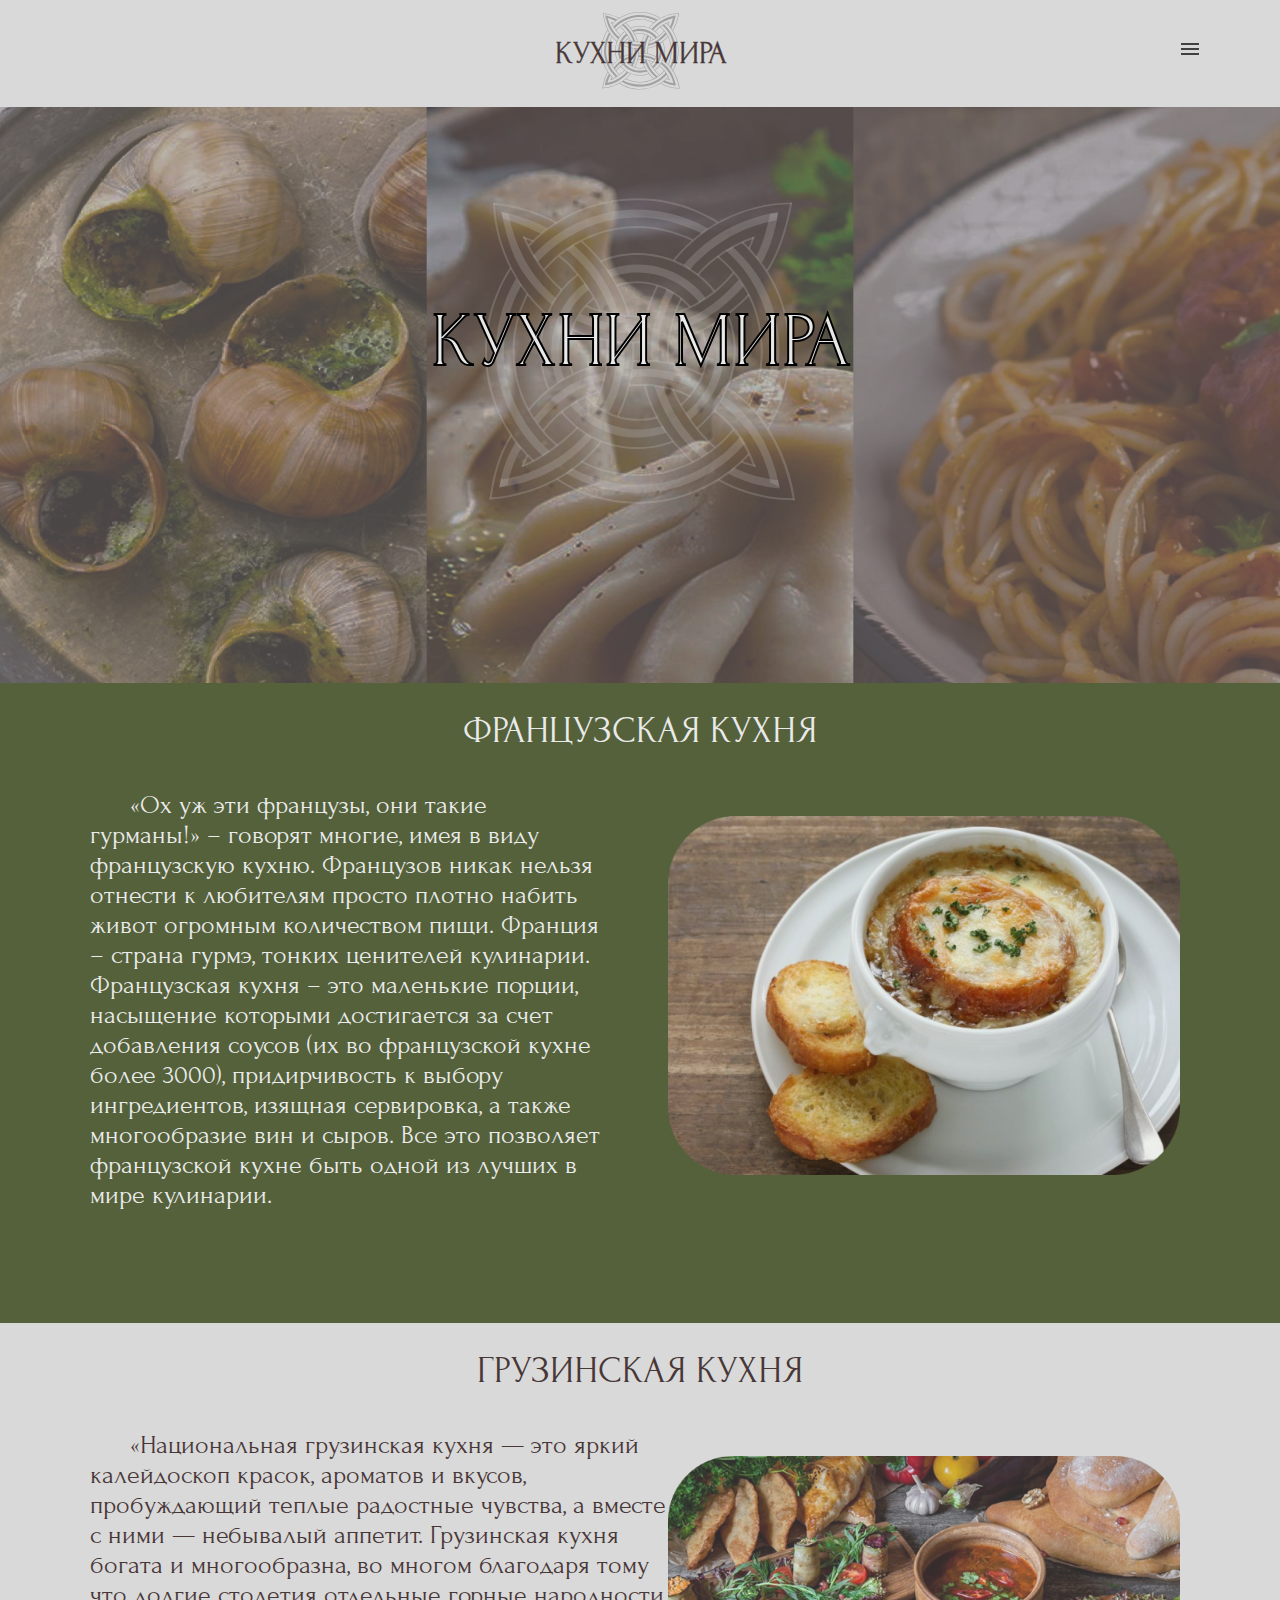
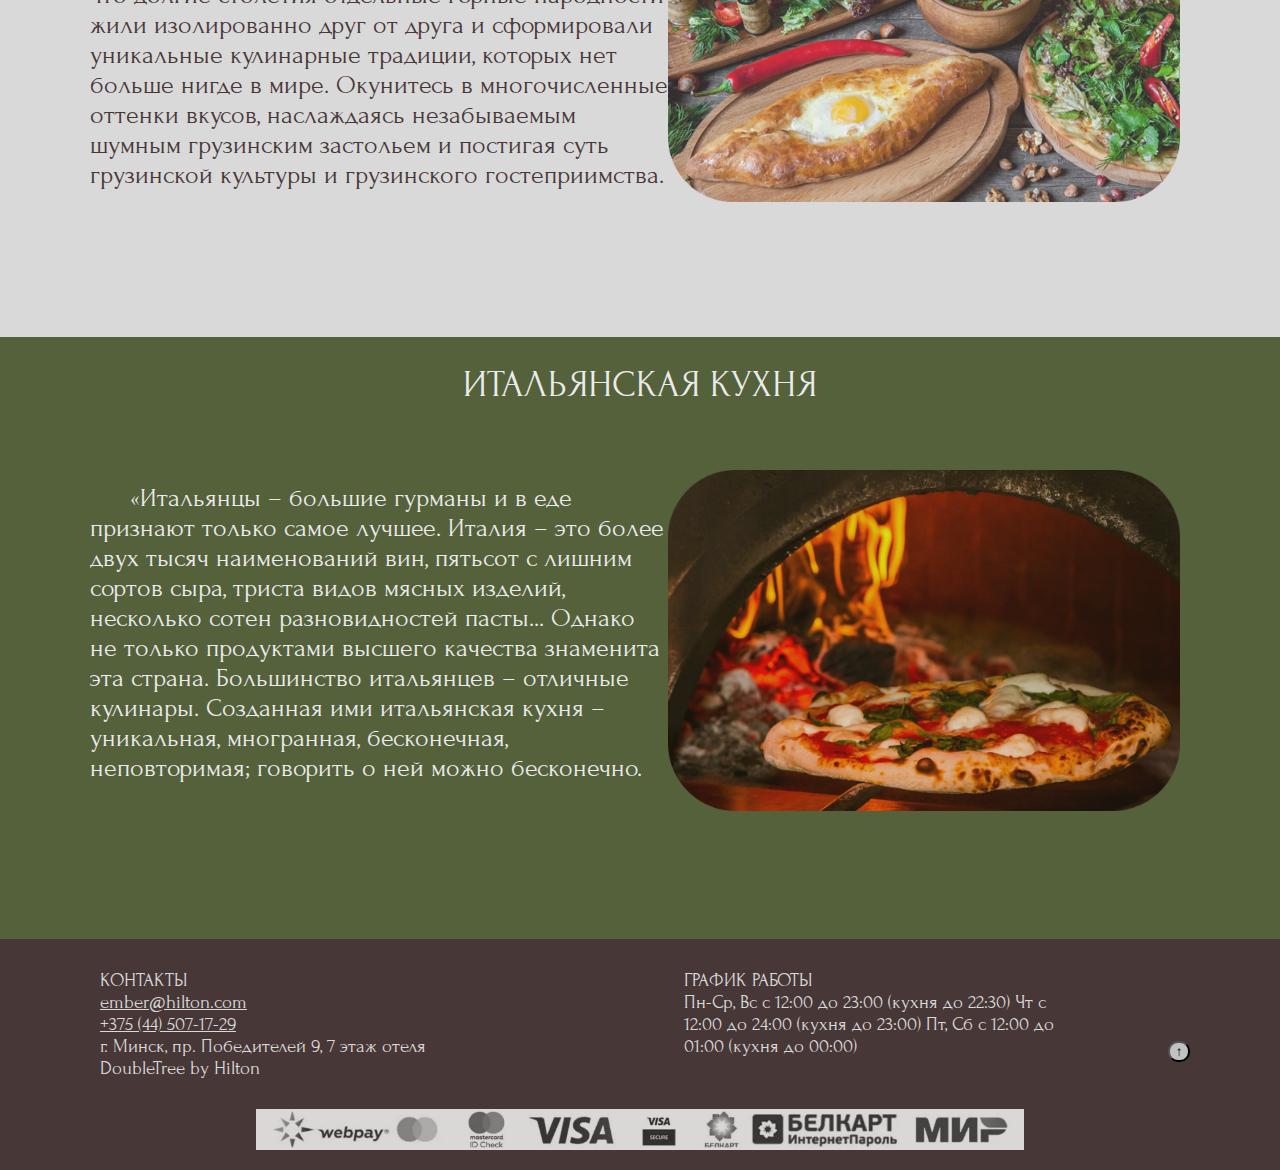
<file: index.html>
<!DOCTYPE html>
<html lang="en">
<head>
    <meta charset="UTF-8">
    <meta name="viewport" content="width=device-width, initial-scale=1.0">
    <title>Кухни мира</title>
    <link rel="stylesheet" type="text/css" href="css/reset.css">
    <link rel="stylesheet" href="css/styles.css">

    <link rel="preconnect" href="https://fonts.googleapis.com">
    <link rel="preconnect" href="https://fonts.gstatic.com" crossorigin>
    <link href="https://fonts.googleapis.com/css2?family=Forum&family=Montserrat:wght@400;700&display=swap"
        rel="stylesheet">
        
</head>
<body>
    
    <!--main conteiner-->
    <div class="main-container">
        <!--main content section-->
        <header>
            <div class="bg">
                <img class="icon" src="img/ornament.svg" alt="icon">
                <div class="title">КУХНИ МИРА</div>
            </div>
            <div class="burger">
                <img class="burgerbtn" src="img/menu.svg" alt="icon">
                <div class="burger-content">
                    <a href="index.html">ГЛАВНАЯ СТРАНИЦА</a>
                    <a href="aboutUs.html">О НАС</a>
                    <a href="menu.html">МЕНЮ</a>
                    <a href="basket.html">КОРЗИНА</a>
                </div>
            </div>
        </header>
        <!--start picture-->
        <div class="start">
            <img class="fon" src="img/GroupFrames1.png" alt="group-frames">
            <img class="big-icon" src="img/icon2.svg" alt="big-icon">
            <h1 class="start-title">КУХНИ МИРА</h1>
            
        </div>
        <div>
            <div class="franch">
                <h1 class="title-country-fr">ФРАНЦУЗСКАЯ КУХНЯ</h1>
                <img class="onion-soup" src="img/Картинка Франция.png" alt="picture">
                <p class="text-fr">«Ох уж эти французы, они такие гурманы!» – говорят многие, имея в виду французскую кухню. Французов никак нельзя отнести
                к любителям просто плотно набить живот огромным количеством пищи. Франция – страна гурмэ, тонких ценителей кулинарии.
                Французская кухня – это маленькие порции, насыщение которыми достигается за счет добавления соусов (их во французской
                кухне более 3000), придирчивость к выбору ингредиентов, изящная сервировка, а также многообразие вин и сыров. Все это
                позволяет французской кухне быть одной из лучших в мире кулинарии.</p>
            </div>
            <div class="georgian">
                <h1 class="title-country-georg">ГРУЗИНСКАЯ КУХНЯ</h1>
                <img class="hachapury" src="img/Грузия фото.png" alt="picture">
                <p class="text-georg">«Национальная грузинская кухня — это яркий калейдоскоп красок, ароматов и вкусов, пробуждающий теплые радостные чувства,
                а вместе с ними — небывалый аппетит. Грузинская кухня богата и многообразна, во многом благодаря тому что долгие
                столетия отдельные горные народности жили изолированно друг от друга и сформировали уникальные кулинарные традиции,
                которых нет больше нигде в мире. Окунитесь в многочисленные оттенки вкусов, наслаждаясь незабываемым шумным грузинским
                застольем и постигая суть грузинской культуры и грузинского гостеприимства.</p>
                
            </div>
                <div class="italian">
                <h1 class="title-country-ital">ИТАЛЬЯНСКАЯ КУХНЯ</h1>
                <img class="pasta" src="img/Италия фото.png" alt="picture">
                <p class="text-ital">«Итальянцы – большие гурманы и в еде признают только самое лучшее. Италия – это более двух тысяч наименований вин,
                пятьсот с лишним сортов сыра, триста видов мясных изделий, несколько сотен разновидностей пасты... Однако не только
                продуктами высшего качества знаменита эта страна. Большинство итальянцев – отличные кулинары. Созданная ими итальянская
                кухня – уникальная, многранная, бесконечная, неповторимая; говорить о ней можно бесконечно.</p>
                
            </div>
        </div>
        <footer>
            <button onclick="topFunction()" class="myBtn" title="Go to top">↑</button>
            <div class="contacts">
                <div class="cnt">
                    <ul>
                    <li><h2 class="cntcts">КОНТАКТЫ</h2></li>
                    <li><a class="to-white" href="mailto:ember@hilton.com">ember@hilton.com</a></li>
                    <li><a class="to-white" href="tel:+375445071729">+375 (44) 507-17-29</a></li>
                    <li><p>г. Минск, пр. Победителей 9, 7 этаж отеля DoubleTree by Hilton</p></li>
                    </ul>

                </div>
            
                 <div class="schedule">
                  <ul>
                    <li><h2 class="schedl">ГРАФИК РАБОТЫ</h2></li>
                    <li><p class="time">Пн-Ср, Вс с 12:00 до 23:00 (кухня до 22:30) Чт с 12:00 до 24:00 (кухня до 23:00) Пт, Сб с 12:00 до 01:00
                        (кухня до
                        00:00)</p></li>
                     </ul>
                 </div>
            </div>
            <img class="logos" src="img/logos.png" alt="logos">
            
            <script>
                // When the user scrolls down 20px from the top of the document, show the button
                window.onscroll = function () { scrollFunction() };

                function scrollFunction() {
                    if (document.body.scrollTop > 20 || document.documentElement.scrollTop > 20) {
                        document.getElementById("myBtn").style.display = "block";
                    } else {
                        document.getElementById("myBtn").style.display = "none";
                    }
                }

                // When the user clicks on the button, scroll to the top of the document
                function topFunction() {
                    document.body.scrollTop = 0; // For Safari
                    document.documentElement.scrollTop = 0; // For Chrome, Firefox, IE and Opera
                }
            </script>
        </footer>
    </div>
</body>
</html>
</file>
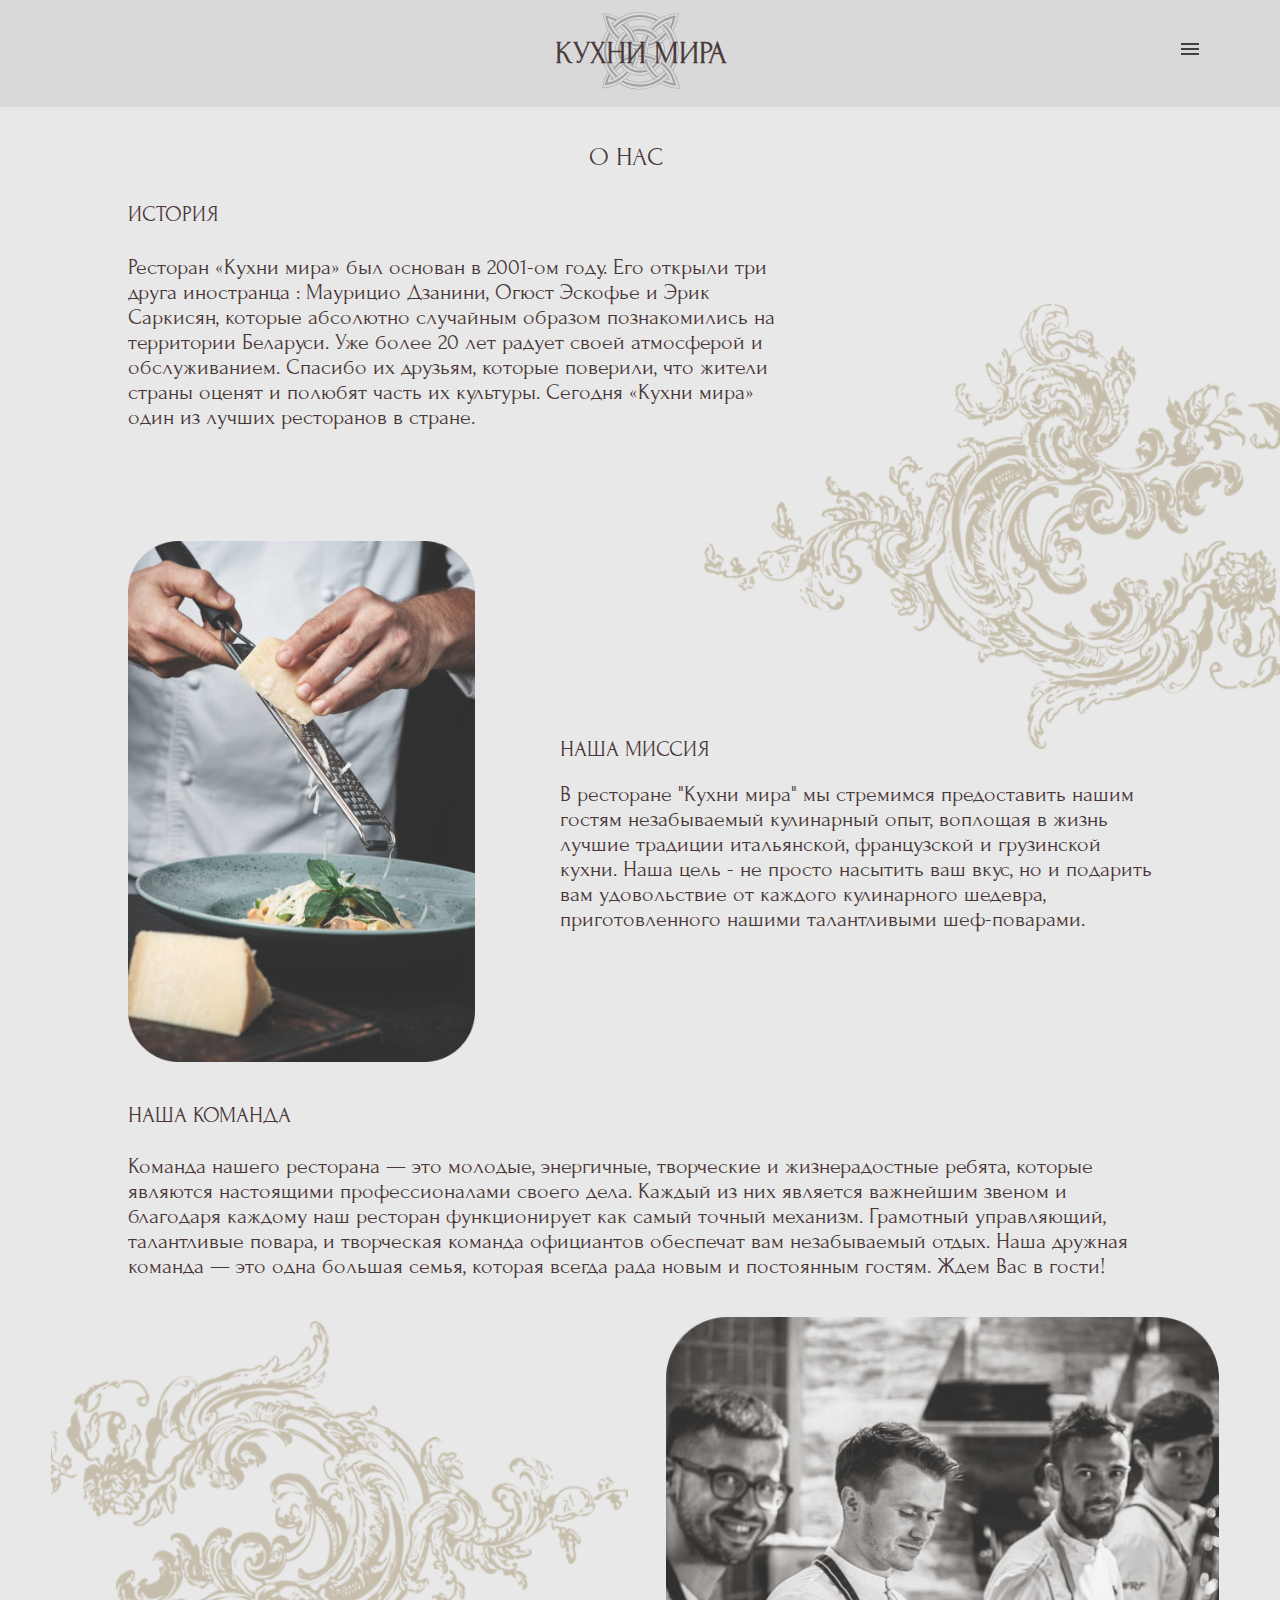
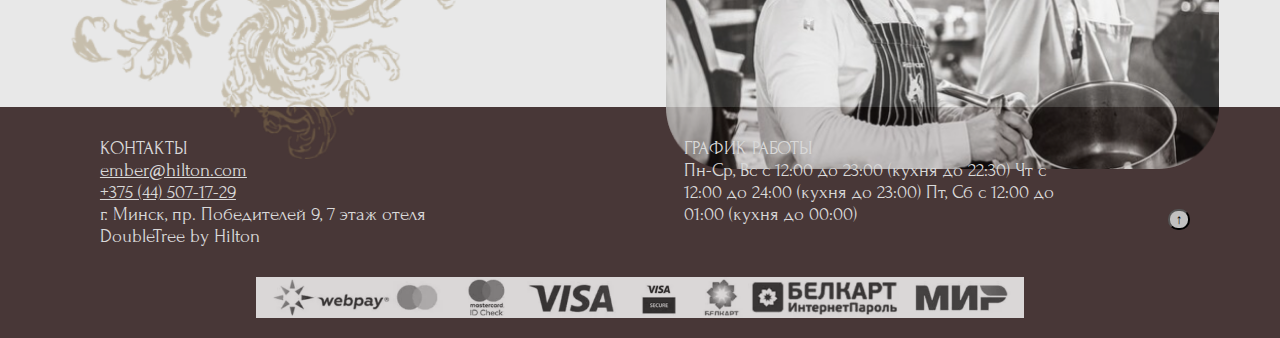
<file: aboutUs.html>
<!DOCTYPE html>
<html lang="en">
<head>
    <meta charset="UTF-8">
    <meta name="viewport" content="width=device-width, initial-scale=1.0">
    <title>Кухни мира</title>
    <link rel="stylesheet" type="text/css" href="css/reset.css">
    <link rel="stylesheet" href="css/styles.css">
    
    <link rel="preconnect" href="https://fonts.googleapis.com">
    <link rel="preconnect" href="https://fonts.gstatic.com" crossorigin>
    <link href="https://fonts.googleapis.com/css2?family=Forum&family=Montserrat:wght@400;700&display=swap"
        rel="stylesheet">
</head>
<body>
    <header>
        <div class="bg">
            <img class="icon" src="img/ornament.svg" alt="icon">
            <div class="title">КУХНИ МИРА</div>
        </div>
        <div class="burger">
            <img class="burgerbtn" src="img/menu.svg" alt="icon">
        
            <div class="burger-content">
                <a href="index.html">ГЛАВНАЯ СТРАНИЦА</a>
                <a href="aboutUs.html">О НАС</a>
                <a href="menu.html">МЕНЮ</a>
                <a href="basket.html">КОРЗИНА</a>
            </div>
        </div>
    </header>
    <div class="about-us">
            <div class="abt-us">
                <p class="abt-us-title">О НАС</p>
            </div>
            <div class="history-picture">
                <img class="picture1" src="img/image 2.png" alt="picture">
            </div>
    <div class="history">
        <p class="history-title">ИСТОРИЯ</p>
        <p>Ресторан «Кухни мира» был основан в 2001-ом году. Его открыли три друга иностранца : Маурицио Дзанини, Огюст Эскофье и
        Эрик Саркисян, которые абсолютно случайным образом познакомились на территории Беларуси. Уже более 20 лет радует своей
        атмосферой и обслуживанием. Спасибо их друзьям, которые поверили, что жители страны оценят и полюбят часть их культуры.
        Сегодня «Кухни мирa» один из лучших ресторанов в стране.</p>
    </div>

    <div class="container">
    <div class="element-picture">
        <img class="image-food" src="img/image 3.png" alt="picture-food">
    </div>
        <div class="element-text">
                <p class="mission-title">НАША МИССИЯ</p>
                <p class="text-about-mission>">В ресторане "Кухни мира" мы стремимся предоставить нашим гостям незабываемый
                кулинарный опыт, воплощая в жизнь лучшие
                традиции итальянской, французской и грузинской кухни. Наша цель - не просто насытить ваш вкус, но и подарить вам
                удовольствие от каждого кулинарного шедевра, приготовленного нашими талантливыми шеф-поварами.</p>
        </div>
    </div>

 
        <div class="our-team">
            <div class="mission-uzor">
                <img class="image-uzor" src="img/image 5.png" alt="picture">
            </div>
            <p class="team-title">НАША КОМАНДА</p>
            <p class="team-text">Команда нашего ресторана — это молодые, энергичные, творческие и жизнерадостные ребята, которые являются настоящими
            профессионалами своего дела. Каждый из них является важнейшим звеном и благодаря каждому наш ресторан функционирует как
            самый точный механизм. Грамотный управляющий, талантливые повара, и творческая команда официантов обеспечат вам
            незабываемый отдых. Наша дружная команда — это одна большая семья, которая всегда рада новым и постоянным гостям. Ждем
            Вас в гости!</p>
        </div>
        <div class="pic-team-block">
            <img class="image-team" src="img/image 4.png" alt="picture-team">
        </div>
        
    </div>
        <footer>
            <button onclick="topFunction()" class="myBtn" title="Go to top">↑</button>
            <div class="contacts">
                <div class="cnt">
                    <ul>
                        <li>
                            <h2 class="cntcts">КОНТАКТЫ</h2>
                        </li>
                        <li><a class="to-white" href="mailto:ember@hilton.com">ember@hilton.com</a></li>
                        <li><a class="to-white" href="tel:+375445071729">+375 (44) 507-17-29</a></li>
                        <li>
                            <p>г. Минск, пр. Победителей 9, 7 этаж отеля DoubleTree by Hilton</p>
                        </li>
                    </ul>
        
                </div>
        
                <div class="schedule">
                    <ul>
                        <li>
                            <h2 class="schedl">ГРАФИК РАБОТЫ</h2>
                        </li>
                        <li>
                            <p class="time">Пн-Ср, Вс с 12:00 до 23:00 (кухня до 22:30) Чт с 12:00 до 24:00 (кухня до 23:00) Пт,
                                Сб с 12:00 до 01:00
                                (кухня до
                                00:00)</p>
                        </li>
                    </ul>
                </div>
            </div>
            <img class="logos" src="img/logos.png" alt="logos">
        
            <script>
                // When the user scrolls down 20px from the top of the document, show the button
                window.onscroll = function () { scrollFunction() };

                function scrollFunction() {
                    if (document.body.scrollTop > 20 || document.documentElement.scrollTop > 20) {
                        document.getElementById("myBtn").style.display = "block";
                    } else {
                        document.getElementById("myBtn").style.display = "none";
                    }
                }

                // When the user clicks on the button, scroll to the top of the document
                function topFunction() {
                    document.body.scrollTop = 0; // For Safari
                    document.documentElement.scrollTop = 0; // For Chrome, Firefox, IE and Opera
                }
            </script>
        </footer>
</body>
</html>
</file>
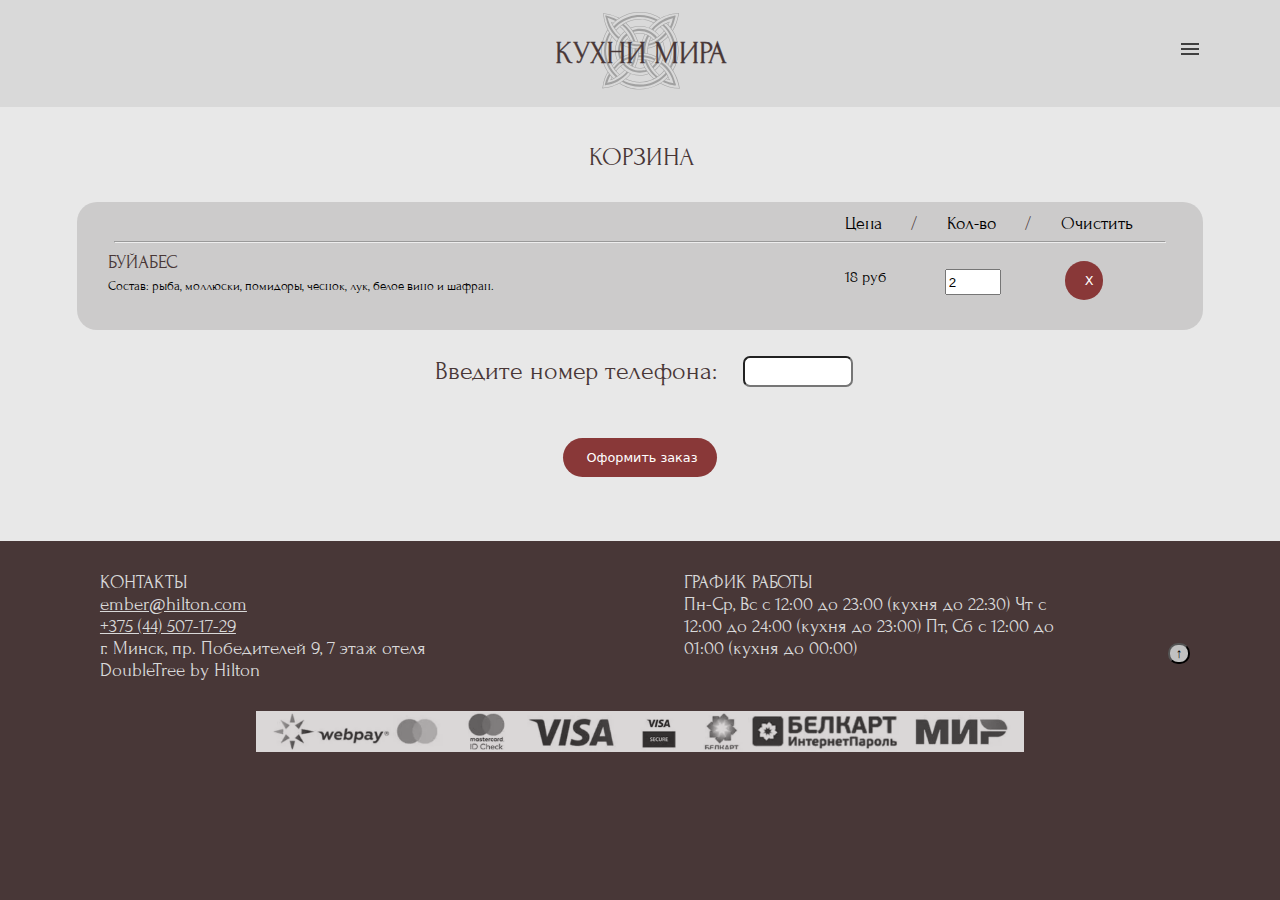
<file: basket.html>
<!DOCTYPE html>
<html lang="en">
<head>
    <meta charset="UTF-8">
    <meta name="viewport" content="width=device-width, initial-scale=1.0">
    <title>Кухни мира</title>
    <link rel="stylesheet" type="text/css" href="css/reset.css">
    <link rel="stylesheet" href="css/styles.css">
    
    <link rel="preconnect" href="https://fonts.googleapis.com">
    <link rel="preconnect" href="https://fonts.gstatic.com" crossorigin>
    <link href="https://fonts.googleapis.com/css2?family=Forum&family=Montserrat:wght@400;700&display=swap"
        rel="stylesheet">
</head>

<body>
    <header>
        <div class="bg">
            <img class="icon" src="img/ornament.svg" alt="icon">
            <div class="title">КУХНИ МИРА</div>
        </div>
        <div class="burger">
            <img class="burgerbtn" src="img/menu.svg" alt="icon">
    
            <div class="burger-content">
                <a href="index.html">ГЛАВНАЯ СТРАНИЦА</a>
                <a href="aboutUs.html">О НАС</a>
                <a href="menu.html">МЕНЮ</a>
                <a href="basket.html">КОРЗИНА</a>
            </div>
        </div>
    </header>
    <div class="basket-frame"> 
        <div class="abt-us">
            <p class="abt-us-title">КОРЗИНА</p>
        </div>
        <div class="baskets">
            <ul class="bask-list">
                <li>Цена</li>
                <li>Кол-во</li>
                <li>Очистить</li>
            </ul>
            <hr class="line">
            <div class="order-one">
                <p class="order-title">Буйабес</p>
                <p class="odrer-description">Состав: рыба, моллюски, помидоры, чеснок, лук, белое вино и шафран.</p>
            </div>
            <div class="aaa">
                
                    <p class="price1">18 руб</p>
                    <input type="number" class="number-order1" step="1" min="0" max="10" value="2" />
                    <button id="del" class="button del">
                        <i class="fa fa-unlock"></i>
                        <span>X</span>
                    </button>

            </div>
        </div>
        
            <div class="form">
                <p class="input-number-title">Введите номер телефона:</p>
                <input type="text" class="text-number" id=»numericInput»>
                
            </div>
                    <button id="basket" class="button basket">
                        <i class="fa fa-unlock"></i>
                        <span>Оформить заказ</span>
                    </button>
    </div>
    <footer>
        <button onclick="topFunction()" class="myBtn" title="Go to top">↑</button>
        <div class="contacts">
            <div class="cnt">
                <ul>
                    <li>
                        <h2 class="cntcts">КОНТАКТЫ</h2>
                    </li>
                    <li><a class="to-white" href="mailto:ember@hilton.com">ember@hilton.com</a></li>
                    <li><a class="to-white" href="tel:+375445071729">+375 (44) 507-17-29</a></li>
                    <li>
                        <p>г. Минск, пр. Победителей 9, 7 этаж отеля DoubleTree by Hilton</p>
                    </li>
                </ul>
    
            </div>
    
            <div class="schedule">
                <ul>
                    <li>
                        <h2 class="schedl">ГРАФИК РАБОТЫ</h2>
                    </li>
                    <li>
                        <p class="time">Пн-Ср, Вс с 12:00 до 23:00 (кухня до 22:30) Чт с 12:00 до 24:00 (кухня до 23:00) Пт,
                            Сб с 12:00 до 01:00
                            (кухня до
                            00:00)</p>
                    </li>
                </ul>
            </div>
        </div>
        <img class="logos" src="img/logos.png" alt="logos">
    </footer>
</body>
</html>
</file>
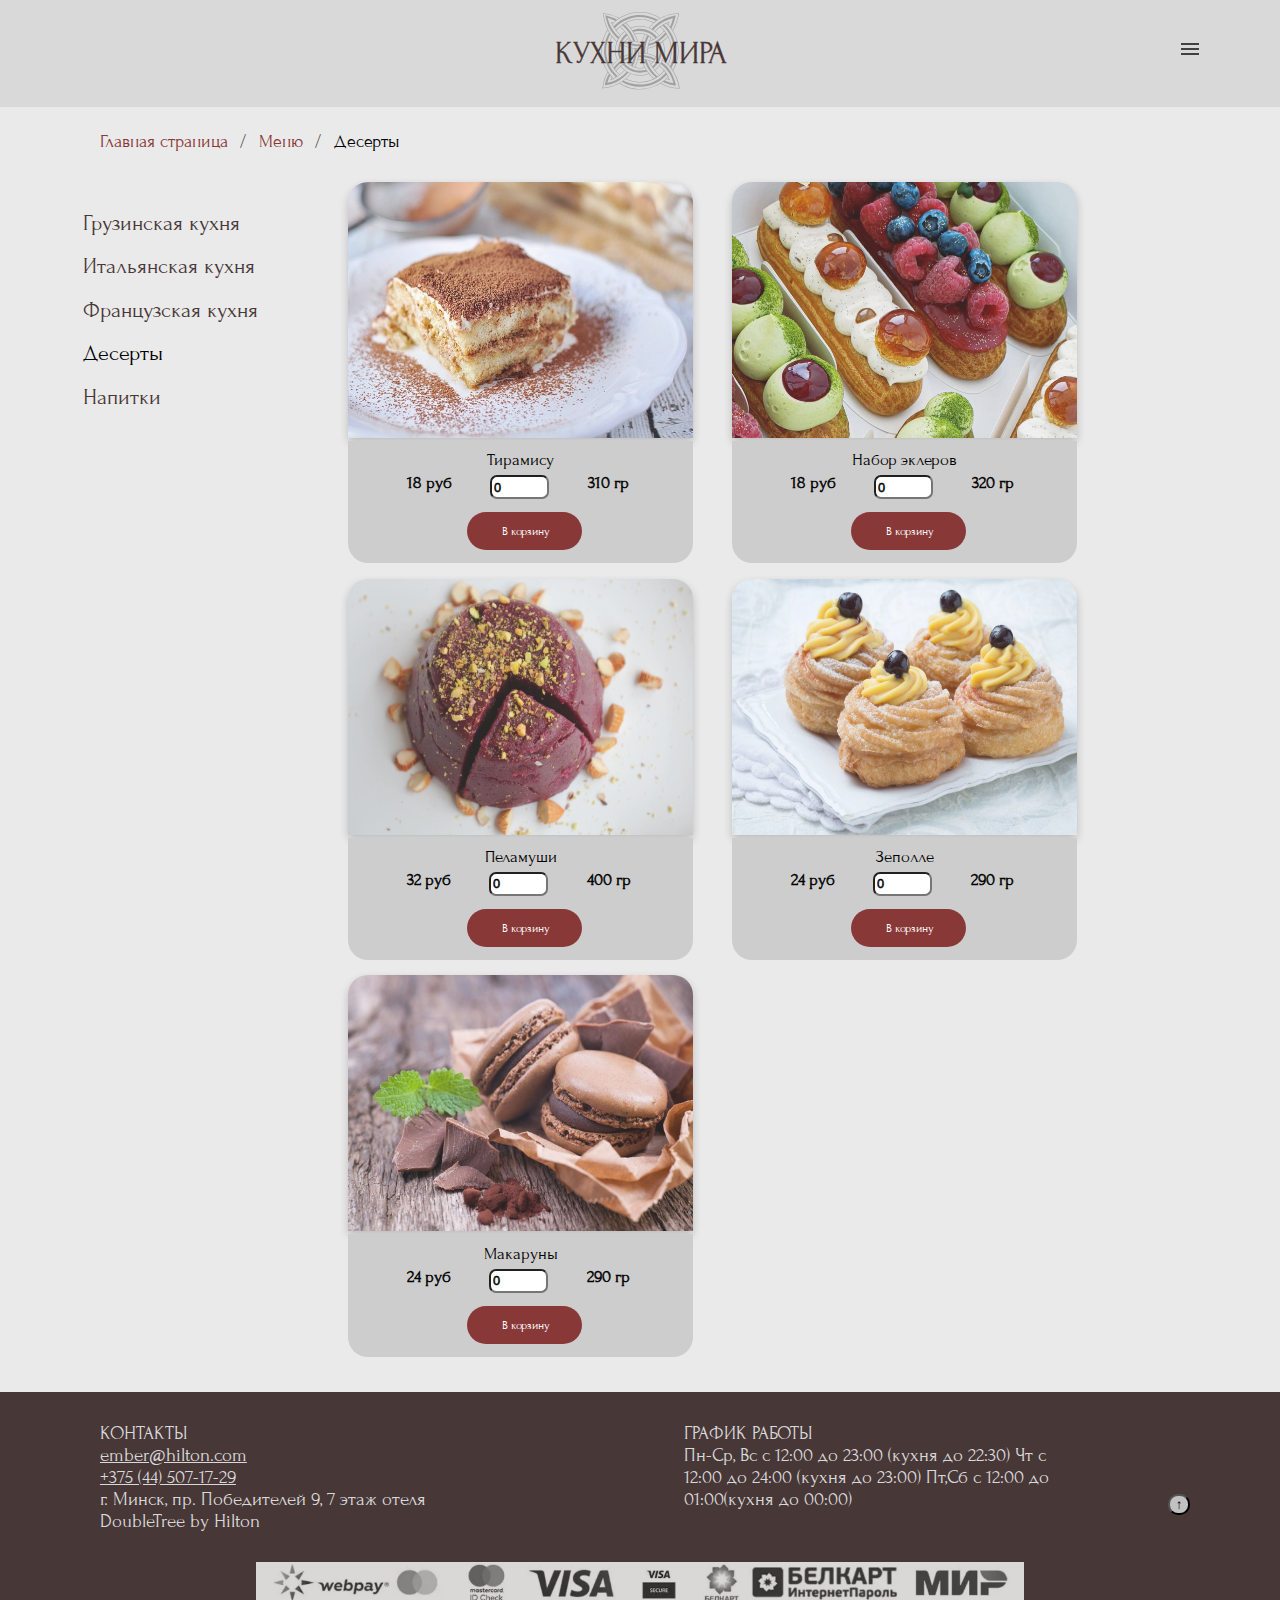
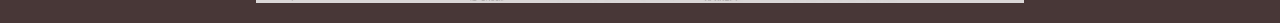
<file: deserts.html>
<!DOCTYPE html>
<html lang="en">

<head>
    <meta charset="UTF-8">
    <meta name="viewport" content="width=device-width, initial-scale=1.0">
    <title>Кухни мира</title>
    <link rel="stylesheet" type="text/css" href="css/reset.css">
    <link rel="stylesheet" href="css/styles.css">

    <link rel="preconnect" href="https://fonts.googleapis.com">
    <link rel="preconnect" href="https://fonts.gstatic.com" crossorigin>
    <link href="https://fonts.googleapis.com/css2?family=Forum&family=Montserrat:wght@400;700&display=swap"
        rel="stylesheet">
</head>

<body>
    <header>
        <div class="bg">
            <img class="icon" src="img/ornament.svg" alt="icon">
            <div class="title">КУХНИ МИРА</div>
        </div>
        <div class="burger">
            <img class="burgerbtn" src="img/menu.svg" alt="icon">
            <div class="burger-content">
                <a href="index.html">ГЛАВНАЯ СТРАНИЦА</a>
                <a href="aboutUs.html">О НАС</a>
                <a href="menu.html">МЕНЮ</a>
                <a href="basket.html">КОРЗИНА</a>
            </div>
        </div>
    </header>
    <div class="menu-fr-block">
        <ul class="breadcrumb">
            <li><a href="index.html">Главная страница</a></li>
            <li><a href="menu.html">Меню</a></li>
            <li>Десерты</li>
        </ul>
        <div class="menu-list-block">
            <ul class="menu-list">
                <li><a href="menu-georgian.html">Грузинская кухня</a></li>
                <li><a href="menu-italian.html">Итальянская кухня</a></li>
                <li><a href="menu-franch.html">Французская кухня</a></li>
                <li>Десерты</li>
                <li><a href="drinks.html">Напитки</a></li>
            </ul>
        </div>



    <div class="menu-fr-blocks">
        <div class="card1">
            <div class="card">
                <img class="image-tovar1" src="img/тирамису.jpg" alt="Avatar" style="width:100%">
                <div class="container-tovar">
                    <h4 class="title-of-dish">Тирамису</h4>
                    <div class="order">
                        <p class="price">18 руб</p>
                        <input type="number" class="number-order" step="1" min="0" max="10" value="0" />
                        <p class="gramm">310 гр</p>
                    </div>
                    <button id="login" class="button zakaz">
                        <i class="fa fa-unlock"></i>
                        <span>В корзину</span>
                    </button>
                </div>
            </div>
        </div>
        <div class="card1">
            <div class="card">
                <img class="image-tovar1" src="img/эклеры.jpg" alt="Avatar" style="width:100%">
                <div class="container-tovar">
                    <h4 class="title-of-dish">Набор эклеров</h4>
                    <div class="order">
                        <p class="price">18 руб</p>
                        <input type="number" class="number-order" step="1" min="0" max="10" value="0" />
                        <p class="gramm">320 гр</p>
                    </div>
                    <button id="login" class="button zakaz">
                        <i class="fa fa-unlock"></i>
                        <span>В корзину</span>
                    </button>
                </div>
            </div>
        </div>
        <div class="card1">
            <div class="card">
                <img class="image-tovar1" src="img/пеламуши.jpg" alt="Avatar" style="width:100%">
                <div class="container-tovar">
                    <h4 class="title-of-dish">Пеламуши</h4>
                    <div class="order">
                        <p class="price">32 руб</p>
                        <input type="number" class="number-order" step="1" min="0" max="10" value="0" />
                        <p class="gramm">400 гр</p>
                    </div>
                    <button id="login" class="button zakaz">
                        <i class="fa fa-unlock"></i>
                        <span>В корзину</span>
                    </button>
                </div>
            </div>
        </div>
        <div class="card1">
            <div class="card">
                <img class="image-tovar1" src="img/зеполле.jpg" alt="Avatar" style="width:100%">
                <div class="container-tovar">
                    <h4 class="title-of-dish">Зеполле</h4>
                    <div class="order">
                        <p class="price">24 руб</p>
                        <input type="number" class="number-order" step="1" min="0" max="10" value="0" />
                        <p class="gramm">290 гр</p>
                    </div>
                    <button id="login" class="button zakaz">
                        <i class="fa fa-unlock"></i>
                        <span>В корзину</span>
                    </button>
                </div>
            </div>
        </div>
                <div class="card1">
                    <div class="card">
                        <img class="image-tovar1" src="img/макаруны.jpg" alt="Avatar" style="width:100%">
                        <div class="container-tovar">
                            <h4 class="title-of-dish">Макаруны</h4>
                            <div class="order">
                                <p class="price">24 руб</p>
                                <input type="number" class="number-order" step="1" min="0" max="10" value="0" />
                                <p class="gramm">290 гр</p>
                            </div>
                            <button id="login" class="button zakaz">
                                <i class="fa fa-unlock"></i>
                                <span>В корзину</span>
                            </button>
                        </div>
                    </div>
                </div>
    </div>
    <footer>
        <button onclick="topFunction()" class="myBtn" title="Go to top">↑</button>
        <div class="contacts">
            <div class="cnt">
                <ul>
                    <li>
                        <h2 class="cntcts">КОНТАКТЫ</h2>
                    </li>
                    <li><a class="to-white" href="mailto:ember@hilton.com">ember@hilton.com</a></li>
                    <li><a class="to-white" href="tel:+375445071729">+375 (44) 507-17-29</a></li>
                    <li>
                        <p>г. Минск, пр. Победителей 9, 7 этаж отеля DoubleTree by Hilton</p>
                    </li>
                </ul>
            </div>
            <div class="schedule">
                <ul>
                    <li>
                        <h2 class="schedl">ГРАФИК РАБОТЫ</h2>
                    </li>
                    <li>
                        <p class="time">Пн-Ср, Вс с 12:00 до 23:00 (кухня до 22:30) Чт с 12:00 до 24:00 (кухня до 23:00)
                            Пт,Сб с 12:00 до 01:00(кухня до 00:00)</p>
                    </li>
                </ul>
            </div>
        </div>
        <img class="logos" src="img/logos.png" alt="logos">
        <script>
            // When the user scrolls down 20px from the top of the document, show the button
            window.onscroll = function () { scrollFunction() };
            function scrollFunction() {
                if (document.body.scrollTop > 20 || document.documentElement.scrollTop > 20) {
                    document.getElementById("myBtn").style.display = "block";
                } else {
                    document.getElementById("myBtn").style.display = "none";
                }
            }
            // When the user clicks on the button, scroll to the top of the document
            function topFunction() {
                document.body.scrollTop = 0; // For Safari
                document.documentElement.scrollTop = 0; // For Chrome, Firefox, IE and Opera
            }
        </script>
    </footer>
</body>

</html>
</file>
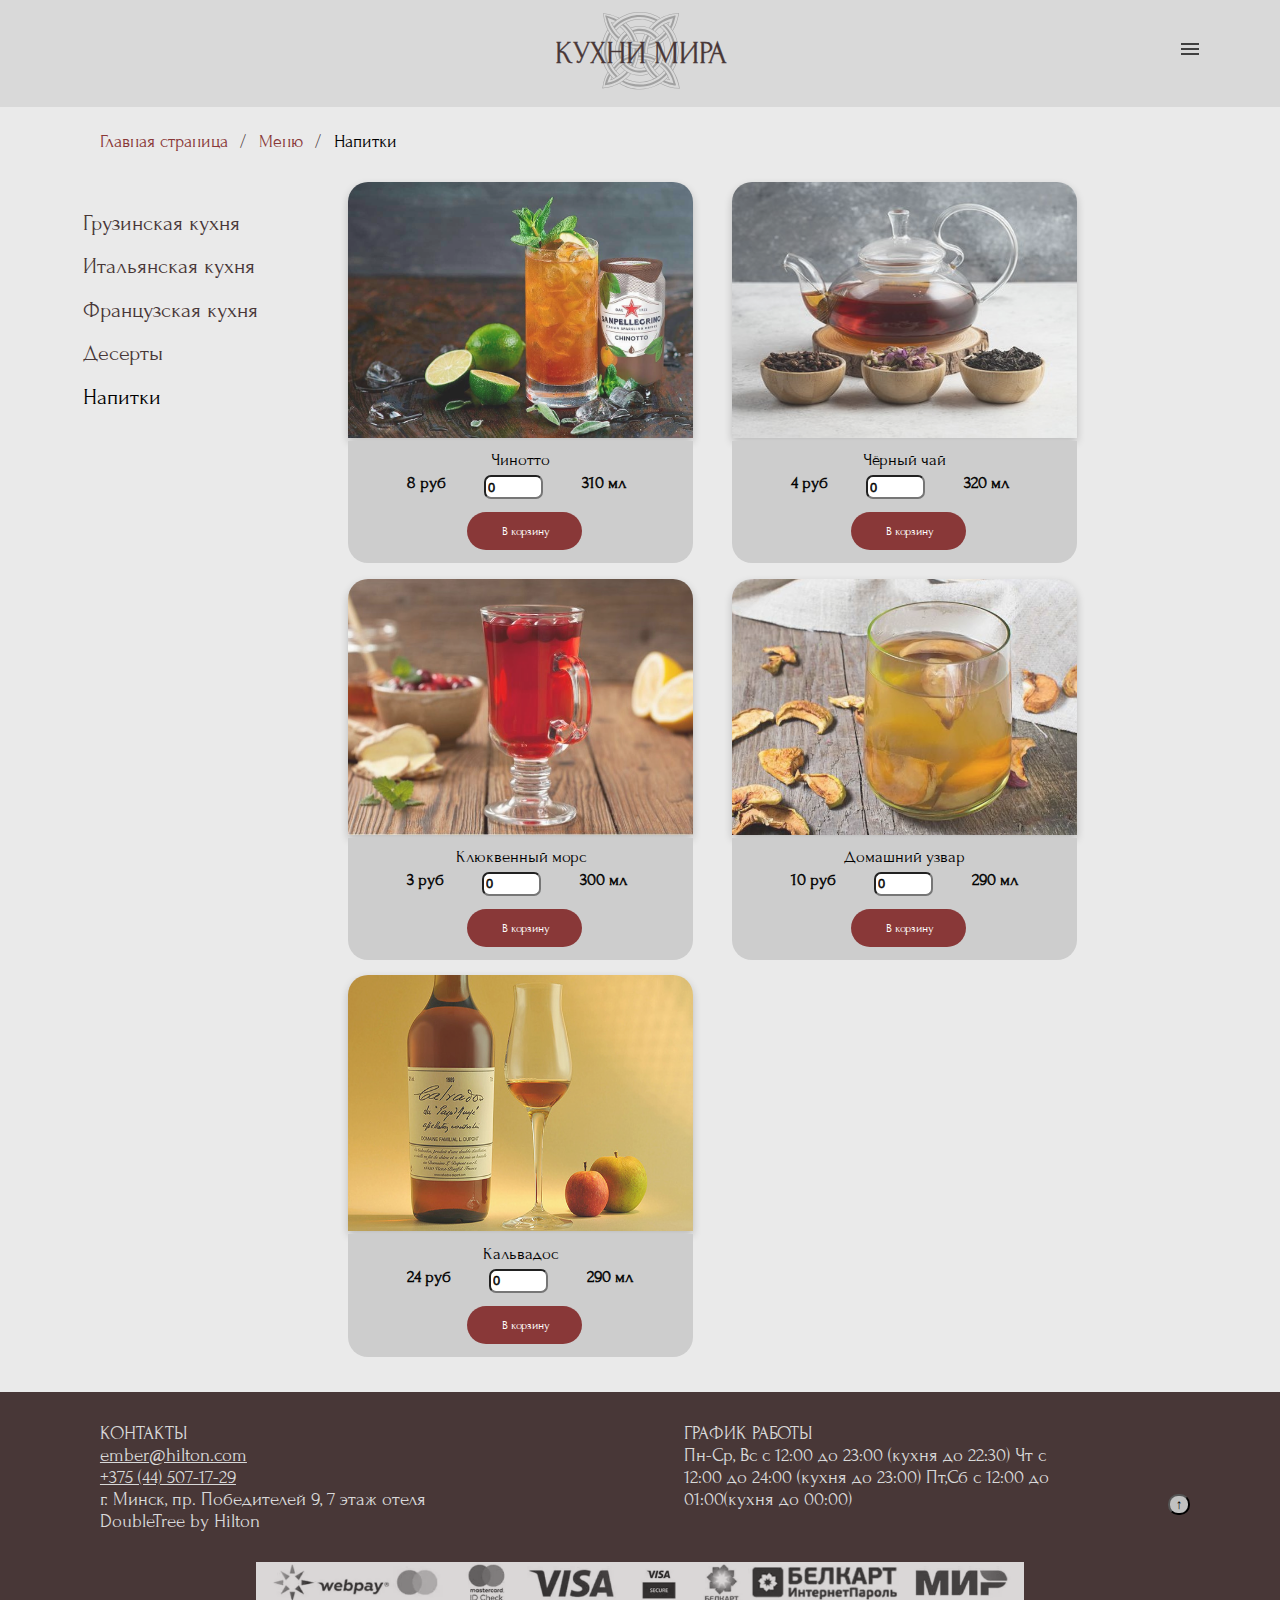
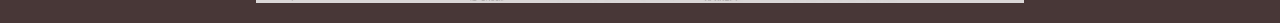
<file: drinks.html>
<!DOCTYPE html>
<html lang="en">

<head>
    <meta charset="UTF-8">
    <meta name="viewport" content="width=device-width, initial-scale=1.0">
    <title>Кухни мира</title>
    <link rel="stylesheet" type="text/css" href="css/reset.css">
    <link rel="stylesheet" href="css/styles.css">

    <link rel="preconnect" href="https://fonts.googleapis.com">
    <link rel="preconnect" href="https://fonts.gstatic.com" crossorigin>
    <link href="https://fonts.googleapis.com/css2?family=Forum&family=Montserrat:wght@400;700&display=swap"
        rel="stylesheet">
</head>

<body>
    <header>
        <div class="bg">
            <img class="icon" src="img/ornament.svg" alt="icon">
            <div class="title">КУХНИ МИРА</div>
        </div>
        <div class="burger">
            <img class="burgerbtn" src="img/menu.svg" alt="icon">
            <div class="burger-content">
                <a href="index.html">ГЛАВНАЯ СТРАНИЦА</a>
                <a href="aboutUs.html">О НАС</a>
                <a href="menu.html">МЕНЮ</a>
                <a href="basket.html">КОРЗИНА</a>
            </div>
        </div>
    </header>
    <div class="menu-fr-block">
        <ul class="breadcrumb">
            <li><a href="index.html">Главная страница</a></li>
            <li><a href="menu.html">Меню</a></li>
            <li>Напитки</li>
        </ul>
        <div class="menu-list-block">
            <ul class="menu-list">
                <li><a href="menu-georgian.html">Грузинская кухня</a></li>
                <li><a href="menu-italian.html">Итальянская кухня</a></li>
                <li><a href="menu-franch.html">Французская кухня</a></li>
                <li><a href="deserts.html">Десерты</a></li>
                <li>Напитки</li>
            </ul>
        </div>

        <div class="menu-fr-blocks">
                <div class="card1">
                    <div class="card">
                        <img class="image-tovar1" src="img/чинотто.jpg" alt="Avatar" style="width:100%">
                        <div class="container-tovar">
                            <h4 class="title-of-dish">Чинотто</h4>
                            <div class="order">
                                <p class="price">8 руб</p>
                                <input type="number" class="number-order" step="1" min="0" max="10" value="0" />
                                <p class="gramm">310 мл</p>
                            </div>
                            <button id="login" class="button zakaz">
                                <i class="fa fa-unlock"></i>
                                <span>В корзину</span>
                            </button>
                        </div>
                    </div>
                </div>
                <div class="card1">
                    <div class="card">
                        <img class="image-tovar1" src="img/чай.jpg" alt="Avatar" style="width:100%">
                        <div class="container-tovar">
                            <h4 class="title-of-dish">Чёрный чай</h4>
                            <div class="order">
                                <p class="price">4 руб</p>
                                <input type="number" class="number-order" step="1" min="0" max="10" value="0" />
                                <p class="gramm">320 мл</p>
                            </div>
                            <button id="login" class="button zakaz">
                                <i class="fa fa-unlock"></i>
                                <span>В корзину</span>
                            </button>
                        </div>
                    </div>
                </div>
                <div class="card1">
                    <div class="card">
                        <img class="image-tovar1" src="img/клюкв.jpg" alt="Avatar" style="width:100%">
                        <div class="container-tovar">
                            <h4 class="title-of-dish">Клюквенный морс</h4>
                            <div class="order">
                                <p class="price">3 руб</p>
                                <input type="number" class="number-order" step="1" min="0" max="10" value="0" />
                                <p class="gramm">300 мл</p>
                            </div>
                            <button id="login" class="button zakaz">
                                <i class="fa fa-unlock"></i>
                                <span>В корзину</span>
                            </button>
                        </div>
                    </div>
                </div>
                <div class="card1">
                    <div class="card">
                        <img class="image-tovar1" src="img/домашний узвар.jpg" alt="Avatar" style="width:100%">
                        <div class="container-tovar">
                            <h4 class="title-of-dish">Домашний узвар</h4>
                            <div class="order">
                                <p class="price">10 руб</p>
                                <input type="number" class="number-order" step="1" min="0" max="10" value="0" />
                                <p class="gramm">290 мл</p>
                            </div>
                            <button id="login" class="button zakaz">
                                <i class="fa fa-unlock"></i>
                                <span>В корзину</span>
                            </button>
                        </div>
                    </div>
                </div>
                <div class="card1">
                    <div class="card">
                        <img class="image-tovar1" src="img/кальвадос.jpg" alt="Avatar" style="width:100%">
                        <div class="container-tovar">
                            <h4 class="title-of-dish">Кальвадос</h4>
                            <div class="order">
                                <p class="price">24 руб</p>
                                <input type="number" class="number-order" step="1" min="0" max="10" value="0" />
                                <p class="gramm">290 мл</p>
                            </div>
                            <button id="login" class="button zakaz">
                                <i class="fa fa-unlock"></i>
                                <span>В корзину</span>
                            </button>
                        </div>
                    </div>
                </div>
    </div>
    <footer>
        <button onclick="topFunction()" class="myBtn" title="Go to top">↑</button>
        <div class="contacts">
            <div class="cnt">
                <ul>
                    <li>
                        <h2 class="cntcts">КОНТАКТЫ</h2>
                    </li>
                    <li><a class="to-white" href="mailto:ember@hilton.com">ember@hilton.com</a></li>
                    <li><a class="to-white" href="tel:+375445071729">+375 (44) 507-17-29</a></li>
                    <li>
                        <p>г. Минск, пр. Победителей 9, 7 этаж отеля DoubleTree by Hilton</p>
                    </li>
                </ul>
            </div>
            <div class="schedule">
                <ul>
                    <li>
                        <h2 class="schedl">ГРАФИК РАБОТЫ</h2>
                    </li>
                    <li>
                        <p class="time">Пн-Ср, Вс с 12:00 до 23:00 (кухня до 22:30) Чт с 12:00 до 24:00 (кухня до 23:00)
                            Пт,Сб с 12:00 до 01:00(кухня до 00:00)</p>
                    </li>
                </ul>
            </div>
        </div>
        <img class="logos" src="img/logos.png" alt="logos">
        <script>
            // When the user scrolls down 20px from the top of the document, show the button
            window.onscroll = function () { scrollFunction() };
            function scrollFunction() {
                if (document.body.scrollTop > 20 || document.documentElement.scrollTop > 20) {
                    document.getElementById("myBtn").style.display = "block";
                } else {
                    document.getElementById("myBtn").style.display = "none";
                }
            }
            // When the user clicks on the button, scroll to the top of the document
            function topFunction() {
                document.body.scrollTop = 0; // For Safari
                document.documentElement.scrollTop = 0; // For Chrome, Firefox, IE and Opera
            }
        </script>
    </footer>
</body>

</html>
</file>
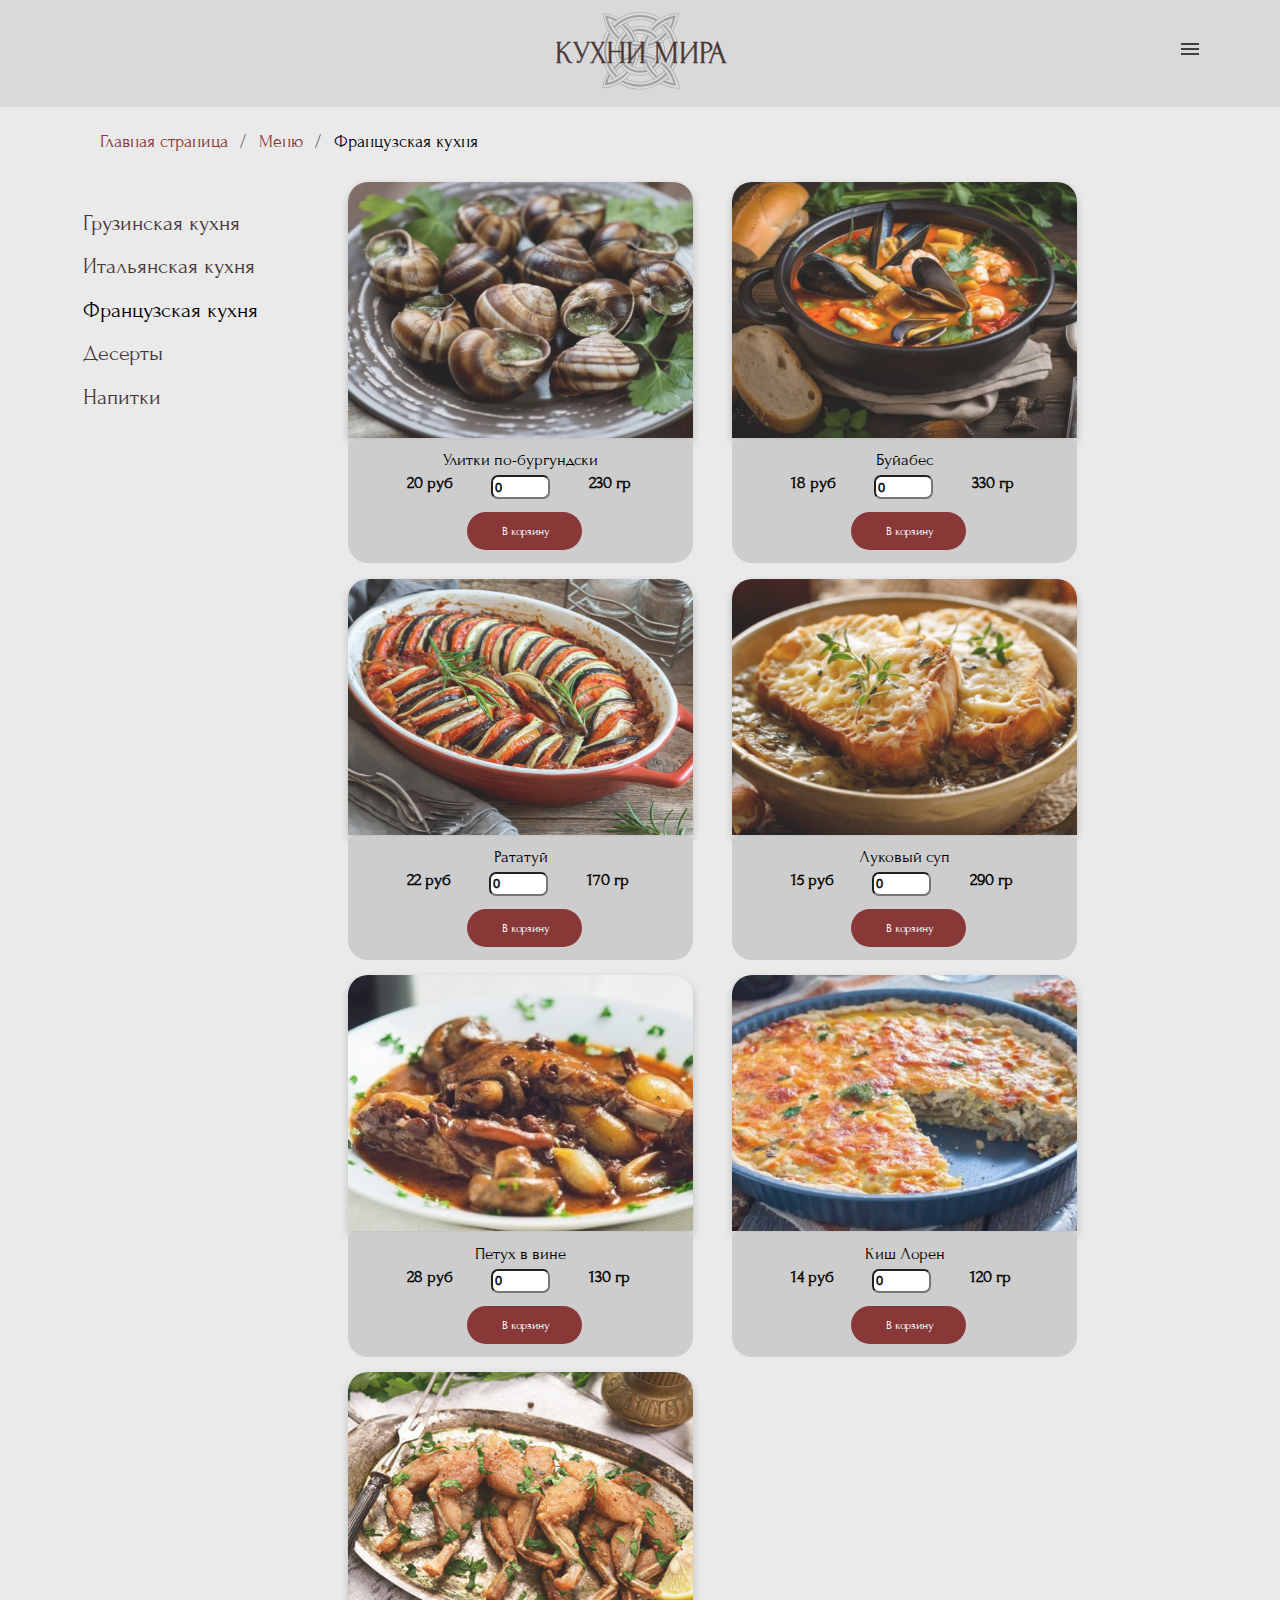
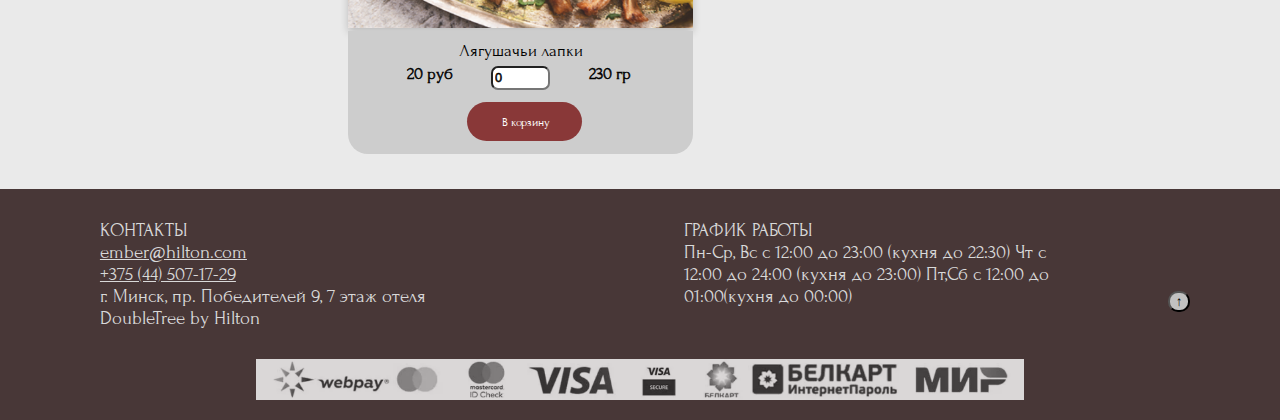
<file: menu-franch.html>
<!DOCTYPE html>
<html lang="en">

<head>
    <meta charset="UTF-8">
    <meta name="viewport" content="width=device-width, initial-scale=1.0">
    <title>Кухни мира</title>
    <link rel="stylesheet" type="text/css" href="css/reset.css">
    <link rel="stylesheet" href="css/styles.css">

    <link rel="preconnect" href="https://fonts.googleapis.com">
    <link rel="preconnect" href="https://fonts.gstatic.com" crossorigin>
    <link href="https://fonts.googleapis.com/css2?family=Forum&family=Montserrat:wght@400;700&display=swap"
        rel="stylesheet">
</head>

<body>
    <header>
        <div class="bg">
            <img class="icon" src="img/ornament.svg" alt="icon">
            <div class="title">КУХНИ МИРА</div>
        </div>
        <div class="burger">
            <img class="burgerbtn" src="img/menu.svg" alt="icon">
            <div class="burger-content">
                <a href="index.html">ГЛАВНАЯ СТРАНИЦА</a>
                <a href="aboutUs.html">О НАС</a>
                <a href="menu.html">МЕНЮ</a>
                <a href="basket.html">КОРЗИНА</a>
            </div>
        </div>
    </header>
    <div class="menu-fr-block">
        <ul class="breadcrumb">
            <li><a href="index.html">Главная страница</a></li>
            <li><a href="menu.html">Меню</a></li>
            <li>Французская кухня</li>
        </ul>
        <div class="menu-list-block">
            <ul class="menu-list">
                <li><a href="menu-georgian.html">Грузинская кухня</a></li>
                <li><a href="menu-italian.html">Итальянская кухня</a></li>
                <li>Французская кухня</li>
                <li><a href="deserts.html">Десерты</a></li>
                <li><a href="drinks.html">Напитки</a></li>
            </ul>
        </div>

        <div class="menu-fr-blocks">
        <div class="card1">
            <div class="card">
                <img class="image-tovar" src="img/улитки.png" alt="Avatar" style="width:100%">
                <div class="container-tovar">
                    <h4 class="title-of-dish">Улитки по-бургундски</h4>
                    <div class="order">
                        <p class="price">20 руб</p>
                        <input type="number" class="number-order" step="1" min="0" max="10" value="0" />
                        <p class="gramm">230 гр</p>
                    </div>
                    <button id="login" class="button zakaz">
                        <i class="fa fa-unlock"></i>
                        <span>В корзину</span>
                    </button>
                </div>
            </div>
        </div>
            <div class="card1">
                <div class="card">
                    <img class="image-tovar" src="img/буйабес.png" alt="Avatar" style="width:100%">
                    <div class="container-tovar">
                        <h4 class="title-of-dish">Буйабес</h4>
                        <div class="order">
                            <p class="price">18 руб</p>
                            <input type="number" class="number-order" step="1" min="0" max="10" value="0" />
                            <p class="gramm">330 гр</p>
                        </div>
                        <button id="login" class="button zakaz">
                            <i class="fa fa-unlock"></i>
                            <span>В корзину</span>
                        </button>
                    </div>
                </div>
            </div>
    <div class="card1">
        <div class="card">
            <img class="image-tovar" src="img/рататик.png" alt="Avatar" style="width:100%">
            <div class="container-tovar">
                <h4 class="title-of-dish">Рататуй</h4>
                <div class="order">
                    <p class="price">22 руб</p>
                    <input type="number" class="number-order" step="1" min="0" max="10" value="0" />
                    <p class="gramm">170 гр</p>
                </div>
                <button id="login" class="button zakaz">
                    <i class="fa fa-unlock"></i>
                    <span>В корзину</span>
                </button>
            </div>
        </div>
    </div>
    <div class="card1">
        <div class="card">
            <img class="image-tovar" src="img/луксуп.png" alt="Avatar" style="width:100%">
            <div class="container-tovar">
                <h4 class="title-of-dish">Луковый суп</h4>
                <div class="order">
                    <p class="price">15 руб</p>
                    <input type="number" class="number-order" step="1" min="0" max="10" value="0" />
                    <p class="gramm">290 гр</p>
                </div>
                <button id="login" class="button zakaz">
                    <i class="fa fa-unlock"></i>
                    <span>В корзину</span>
                </button>
            </div>
        </div>
    </div>
    <div class="card1">
        <div class="card">
            <img class="image-tovar" src="img/петух-в-вине.png" alt="Avatar" style="width:100%">
            <div class="container-tovar">
                <h4 class="title-of-dish">Петух в вине</h4>
                <div class="order">
                    <p class="price">28 руб</p>
                    <input type="number" class="number-order" step="1" min="0" max="10" value="0" />
                    <p class="gramm">130 гр</p>
                </div>
                <button id="login" class="button zakaz">
                    <i class="fa fa-unlock"></i>
                    <span>В корзину</span>
                </button>
            </div>
        </div>
    </div> 
        <div class="card1">
            <div class="card">
                <img class="image-tovar" src="img/киш.png" alt="Avatar" style="width:100%">
                <div class="container-tovar">
                    <h4 class="title-of-dish">Киш Лорен</h4>
                    <div class="order">
                        <p class="price">14 руб</p>
                        <input type="number" class="number-order" step="1" min="0" max="10" value="0" />
                        <p class="gramm">120 гр</p>
                    </div>
                    <button id="login" class="button zakaz">
                        <i class="fa fa-unlock"></i>
                        <span>В корзину</span>
                    </button>
                </div>
            </div>
        </div>
        <div class="card1">
            <div class="card">
                <img class="image-tovar" src="img/лапки-лаягушек.png" alt="Avatar" style="width:100%">
                <div class="container-tovar">
                    <h4 class="title-of-dish">Лягушачьи лапки</h4>
                    <div class="order">
                        <p class="price">20 руб</p>
                        <input type="number" class="number-order" step="1" min="0" max="10" value="0"  />
                        <p class="gramm">230 гр</p>                        
                    </div>
                    <button id="login" class="button zakaz">
                        <i class="fa fa-unlock"></i>
                        <span>В корзину</span>
                    </button>
                </div>
            </div>
        </div>
        </div>
    </div>
    <footer>
        <button onclick="topFunction()" class="myBtn" title="Go to top">↑</button>
        <div class="contacts">
            <div class="cnt">
                <ul>
                    <li>
                        <h2 class="cntcts">КОНТАКТЫ</h2>
                    </li>
                    <li><a class="to-white" href="mailto:ember@hilton.com">ember@hilton.com</a></li>
                    <li><a class="to-white" href="tel:+375445071729">+375 (44) 507-17-29</a></li>
                    <li>
                        <p>г. Минск, пр. Победителей 9, 7 этаж отеля DoubleTree by Hilton</p>
                    </li>
                </ul>
            </div>
            <div class="schedule">
                <ul>
                    <li>
                        <h2 class="schedl">ГРАФИК РАБОТЫ</h2>
                    </li>
                    <li>
                        <p class="time">Пн-Ср, Вс с 12:00 до 23:00 (кухня до 22:30) Чт с 12:00 до 24:00 (кухня до 23:00)
                            Пт,Сб с 12:00 до 01:00(кухня до 00:00)</p>
                    </li>
                </ul>
            </div>
        </div>
        <img class="logos" src="img/logos.png" alt="logos">
    </footer>
</body>

</html>
</file>
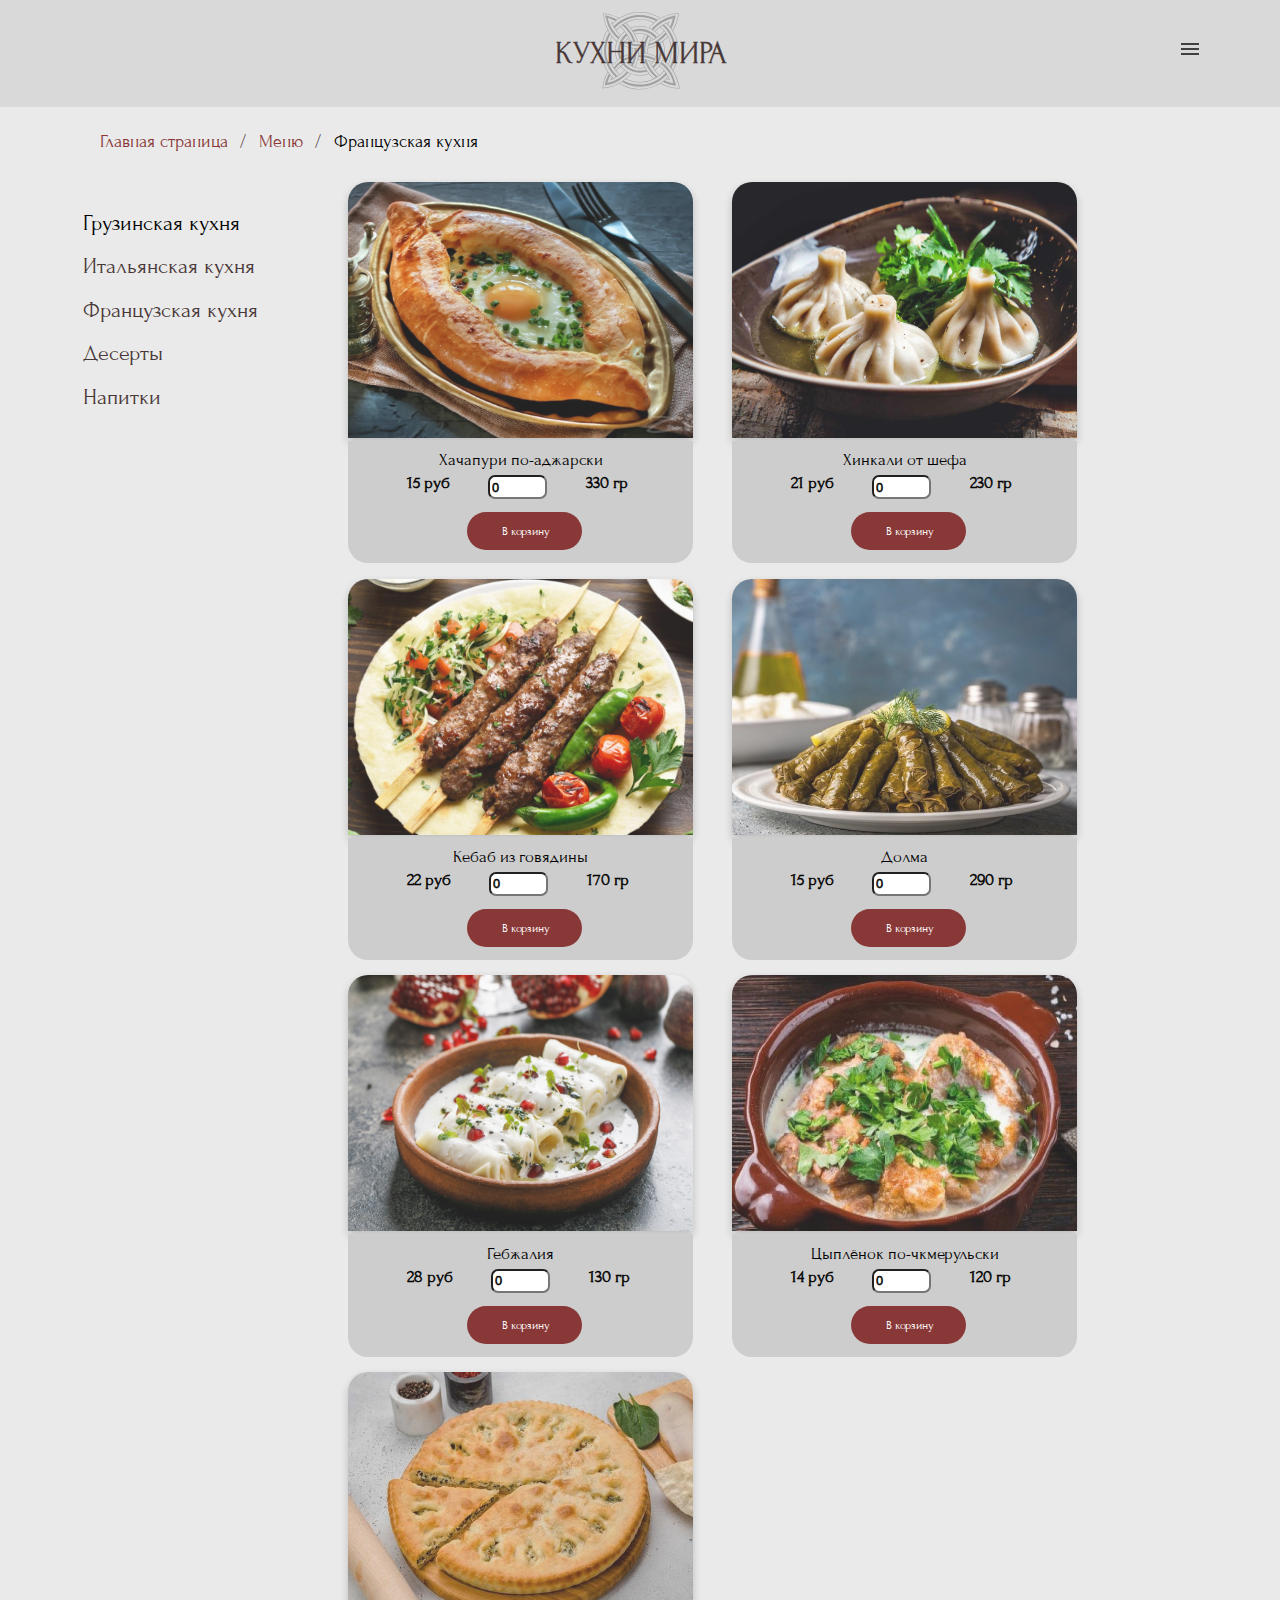
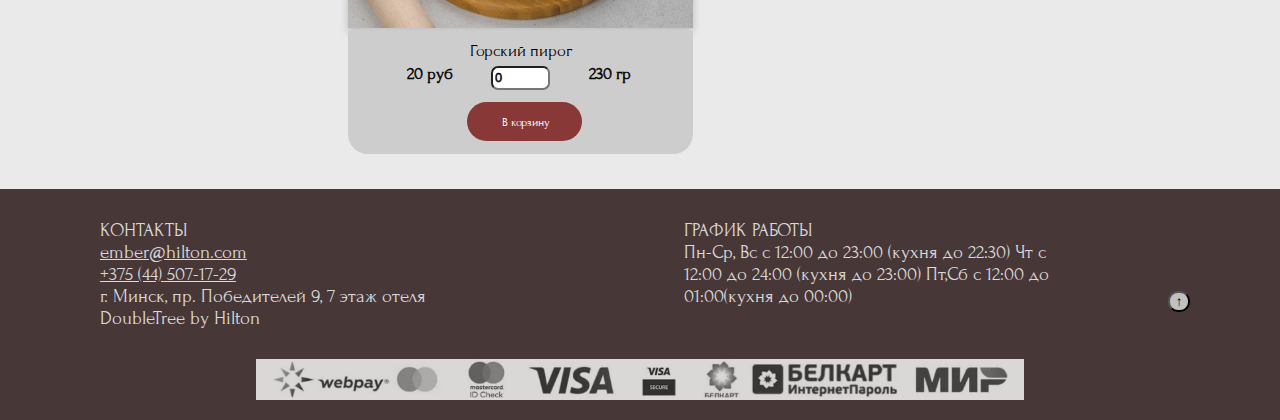
<file: menu-georgian.html>
<!DOCTYPE html>
<html lang="en">

<head>
    <meta charset="UTF-8">
    <meta name="viewport" content="width=device-width, initial-scale=1.0">
    <title>Кухни мира</title>
    <link rel="stylesheet" type="text/css" href="css/reset.css">
    <link rel="stylesheet" href="css/styles.css">

    <link rel="preconnect" href="https://fonts.googleapis.com">
    <link rel="preconnect" href="https://fonts.gstatic.com" crossorigin>
    <link href="https://fonts.googleapis.com/css2?family=Forum&family=Montserrat:wght@400;700&display=swap"
        rel="stylesheet">
</head>

<body>
    <header>
        <div class="bg">
            <img class="icon" src="img/ornament.svg" alt="icon">
            <div class="title">КУХНИ МИРА</div>
        </div>
        <div class="burger">
            <img class="burgerbtn" src="img/menu.svg" alt="icon">
            <div class="burger-content">
                <a href="index.html">ГЛАВНАЯ СТРАНИЦА</a>
                <a href="aboutUs.html">О НАС</a>
                <a href="menu.html">МЕНЮ</a>
                <a href="basket.html">КОРЗИНА</a>
            </div>
        </div>
    </header>
<div class="menu-fr-block">
    <ul class="breadcrumb">
        <li><a href="index.html">Главная страница</a></li>
        <li><a href="menu.html">Меню</a></li>
        <li>Французская кухня</li>
    </ul>
    <div class="menu-list-block">
        <ul class="menu-list">
            <li>Грузинская кухня</a></li>
            <li><a href="menu-italian.html">Итальянская кухня</a></li>
            <li><a href="menu-franch.html">Французская кухня</a></li>
            <li><a href="deserts.html">Десерты</a></li>
            <li><a href="drinks.html">Напитки</a></li>
        </ul>
    </div>

    <div class="menu-fr-blocks">
        <div class="card1">
            <div class="card">
                <img class="image-tovar" src="img/хачапури.png" alt="Avatar" style="width:100%">
                <div class="container-tovar">
                    <h4 class="title-of-dish">Хачапури по-аджарски</h4>
                    <div class="order">
                        <p class="price">15 руб</p>
                        <input type="number" class="number-order" step="1" min="0" max="10" value="0" />
                        <p class="gramm">330 гр</p>
                    </div>
                    <button id="login" class="button zakaz">
                        <i class="fa fa-unlock"></i>
                        <span>В корзину</span>
                    </button>
                </div>
            </div>
        </div>
        <div class="card1">
            <div class="card">
                <img class="image-tovar1" src="img/khinkali.jpg" alt="Avatar" style="width:100%">
                <div class="container-tovar">
                    <h4 class="title-of-dish">Хинкали от шефа</h4>
                    <div class="order">
                        <p class="price">21 руб</p>
                        <input type="number" class="number-order" step="1" min="0" max="10" value="0" />
                        <p class="gramm">230 гр</p>
                    </div>
                    <button id="login" class="button zakaz">
                        <i class="fa fa-unlock"></i>
                        <span>В корзину</span>
                    </button>
                </div>
            </div>
        </div>
        <div class="card1">
            <div class="card">
                <img class="image-tovar1" src="img/кебаб.jpg" alt="Avatar" style="width:100%">
                <div class="container-tovar">
                    <h4 class="title-of-dish">Кебаб из говядины</h4>
                    <div class="order">
                        <p class="price">22 руб</p>
                        <input type="number" class="number-order" step="1" min="0" max="10" value="0" />
                        <p class="gramm">170 гр</p>
                    </div>
                    <button id="login" class="button zakaz">
                        <i class="fa fa-unlock"></i>
                        <span>В корзину</span>
                    </button>
                </div>
            </div>
        </div>
        <div class="card1">
            <div class="card">
                <img class="image-tovar1" src="img/долма.jpg" alt="Avatar" style="width:100%">
                <div class="container-tovar">
                    <h4 class="title-of-dish">Долма</h4>
                    <div class="order">
                        <p class="price">15 руб</p>
                        <input type="number" class="number-order" step="1" min="0" max="10" value="0" />
                        <p class="gramm">290 гр</p>
                    </div>
                    <button id="login" class="button zakaz">
                        <i class="fa fa-unlock"></i>
                        <span>В корзину</span>
                    </button>
                </div>
            </div>
        </div>
        <div class="card1">
            <div class="card">
                <img class="image-tovar1" src="img/гебжалия.jpg" alt="Avatar" style="width:100%">
                <div class="container-tovar">
                    <h4 class="title-of-dish">Гебжалия</h4>
                    <div class="order">
                        <p class="price">28 руб</p>
                        <input type="number" class="number-order" step="1" min="0" max="10" value="0" />
                        <p class="gramm">130 гр</p>
                    </div>
                    <button id="login" class="button zakaz">
                        <i class="fa fa-unlock"></i>
                        <span>В корзину</span>
                    </button>
                </div>
            </div>
        </div>
        <div class="card1">
            <div class="card">
                <img class="image-tovar1" src="img/цыплёнок.jpeg" alt="Avatar" style="width:100%">
                <div class="container-tovar">
                    <h4 class="title-of-dish">Цыплёнок по-чкмерульски</h4>
                    <div class="order">
                        <p class="price">14 руб</p>
                        <input type="number" class="number-order" step="1" min="0" max="10" value="0" />
                        <p class="gramm">120 гр</p>
                    </div>
                    <button id="login" class="button zakaz">
                        <i class="fa fa-unlock"></i>
                        <span>В корзину</span>
                    </button>
                </div>
            </div>
        </div>
        <div class="card1">
            <div class="card">
                <img class="image-tovar1" src="img/пирог.jpg" alt="Avatar" style="width:100%">
                <div class="container-tovar">
                    <h4 class="title-of-dish">Горский пирог</h4>
                    <div class="order">
                        <p class="price">20 руб</p>
                        <input type="number" class="number-order" step="1" min="0" max="10" value="0" />
                        <p class="gramm">230 гр</p>
                    </div>
                    <button id="login" class="button zakaz">
                        <i class="fa fa-unlock"></i>
                        <span>В корзину</span>
                    </button>
                </div>
            </div>
        </div>
    </div>
</div>
    <footer>
        <button onclick="topFunction()" class="myBtn" title="Go to top">↑</button>
        <div class="contacts">
            <div class="cnt">
                <ul>
                    <li>
                        <h2 class="cntcts">КОНТАКТЫ</h2>
                    </li>
                    <li><a class="to-white" href="mailto:ember@hilton.com">ember@hilton.com</a></li>
                    <li><a class="to-white" href="tel:+375445071729">+375 (44) 507-17-29</a></li>
                    <li>
                        <p>г. Минск, пр. Победителей 9, 7 этаж отеля DoubleTree by Hilton</p>
                    </li>
                </ul>
            </div>
            <div class="schedule">
                <ul>
                    <li>
                        <h2 class="schedl">ГРАФИК РАБОТЫ</h2>
                    </li>
                    <li>
                        <p class="time">Пн-Ср, Вс с 12:00 до 23:00 (кухня до 22:30) Чт с 12:00 до 24:00 (кухня до 23:00)
                            Пт,Сб с 12:00 до 01:00(кухня до 00:00)</p>
                    </li>
                </ul>
            </div>
        </div>
        <img class="logos" src="img/logos.png" alt="logos">
    </footer>
</body>

</html>
</file>
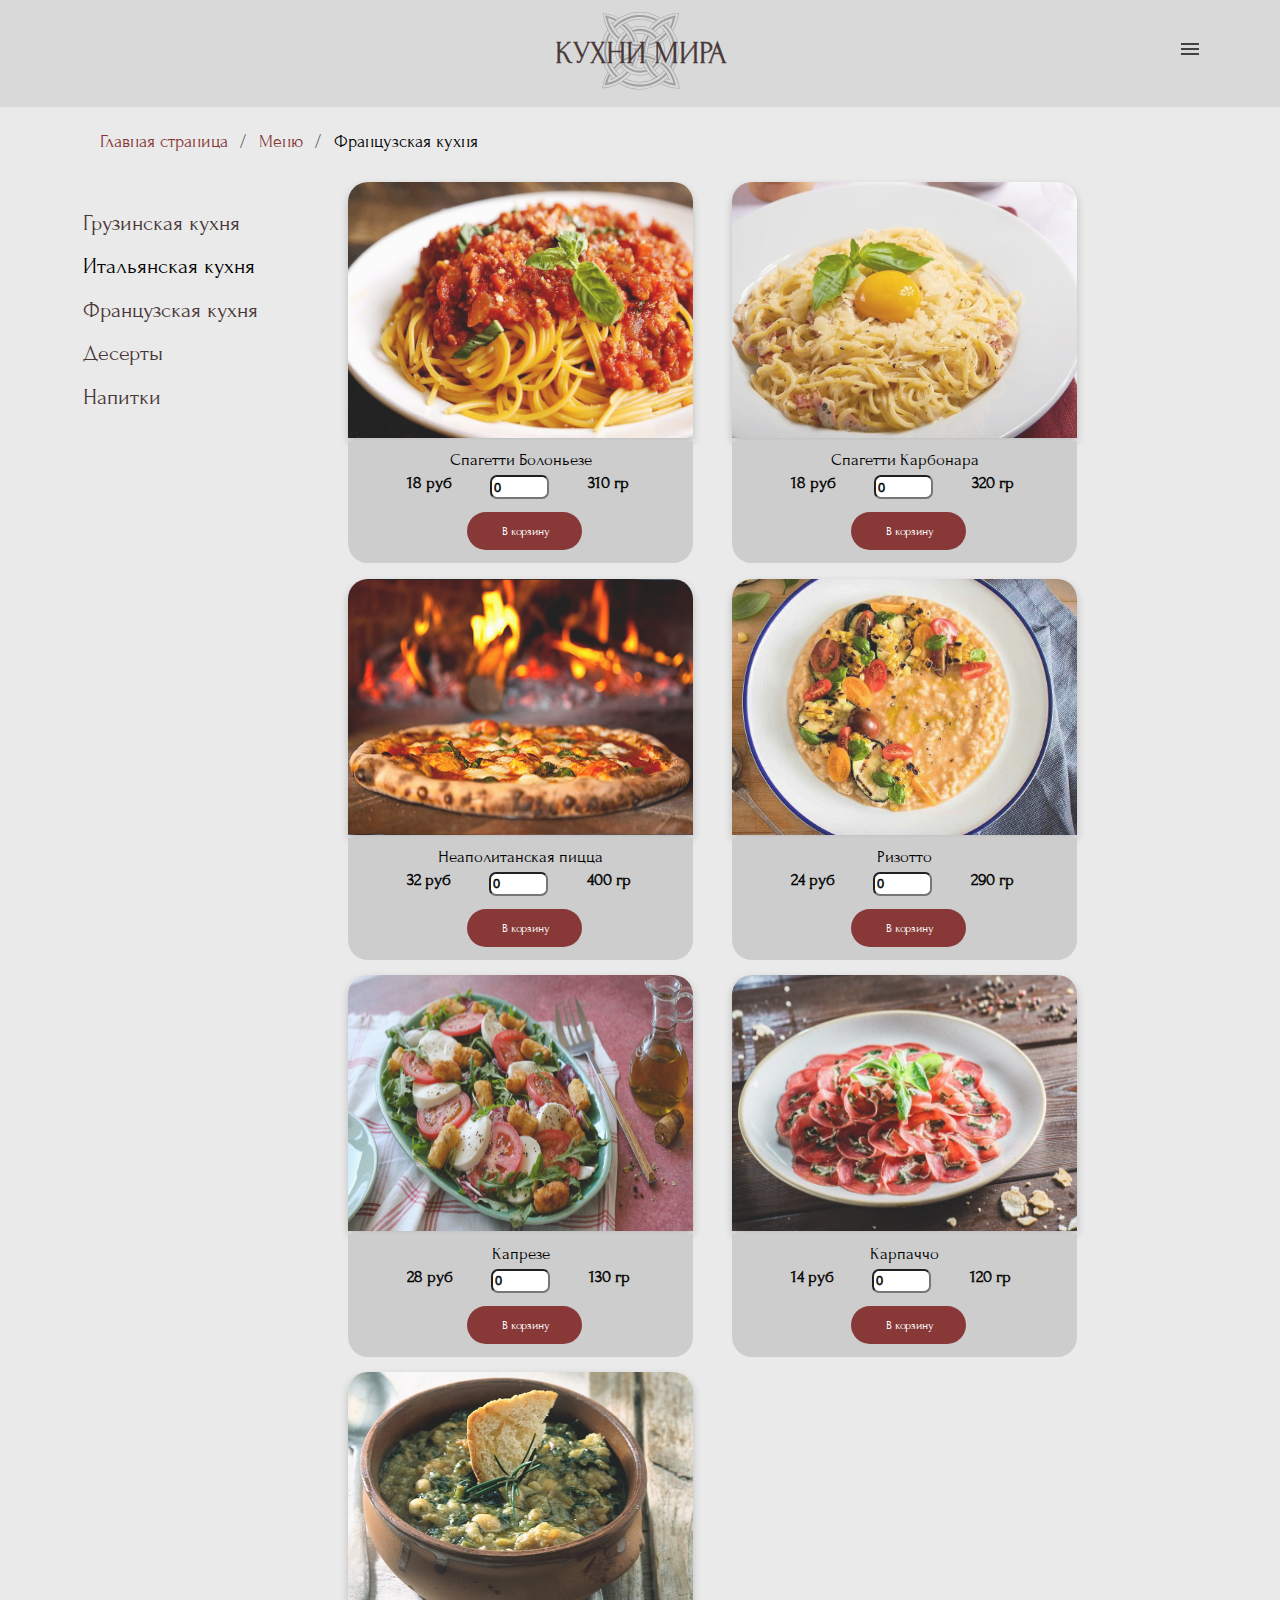
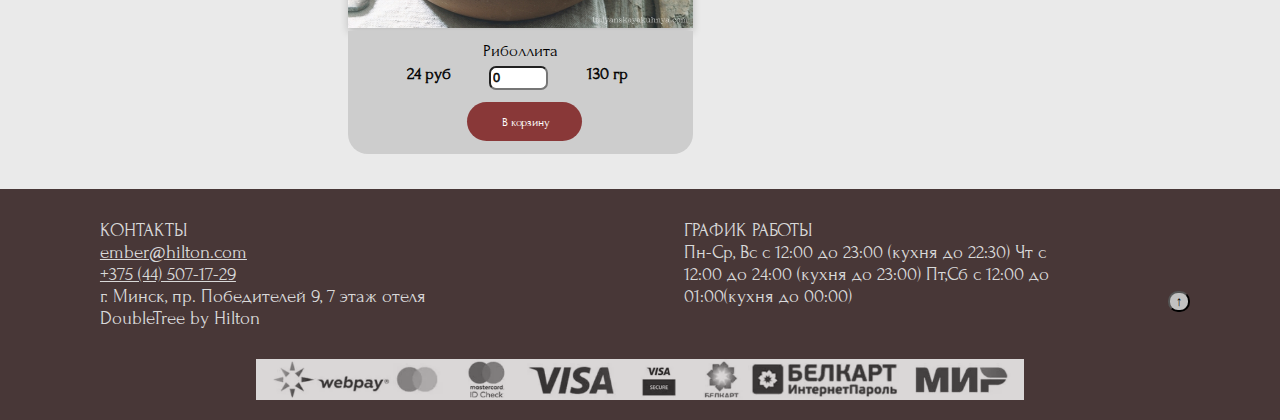
<file: menu-italian.html>
<!DOCTYPE html>
<html lang="en">

<head>
    <meta charset="UTF-8">
    <meta name="viewport" content="width=device-width, initial-scale=1.0">
    <title>Кухни мира</title>
    <link rel="stylesheet" type="text/css" href="css/reset.css">
    <link rel="stylesheet" href="css/styles.css">

    <link rel="preconnect" href="https://fonts.googleapis.com">
    <link rel="preconnect" href="https://fonts.gstatic.com" crossorigin>
    <link href="https://fonts.googleapis.com/css2?family=Forum&family=Montserrat:wght@400;700&display=swap"
        rel="stylesheet">
</head>

<body>
    <header>
        <div class="bg">
            <img class="icon" src="img/ornament.svg" alt="icon">
            <div class="title">КУХНИ МИРА</div>
        </div>
        <div class="burger">
            <img class="burgerbtn" src="img/menu.svg" alt="icon">
            <div class="burger-content">
                <a href="index.html">ГЛАВНАЯ СТРАНИЦА</a>
                <a href="aboutUs.html">О НАС</a>
                <a href="menu.html">МЕНЮ</a>
                <a href="basket.html">КОРЗИНА</a>
            </div>
        </div>
    </header>
<div class="menu-fr-block">
    <ul class="breadcrumb">
        <li><a href="index.html">Главная страница</a></li>
        <li><a href="menu.html">Меню</a></li>
        <li>Французская кухня</li>
    </ul>
    <div class="menu-list-block">
        <ul class="menu-list">
            <li><a href="menu-georgian.html">Грузинская кухня</a></li>
            <li>Итальянская кухня</li>
            <li><a href="menu-franch.html">Французская кухня</a></li>
            <li><a href="deserts.html">Десерты</a></li>
            <li><a href="drinks.html">Напитки</a></li>
        </ul>
    </div>

    <div class="menu-fr-blocks">
        <div class="card1">
            <div class="card">
                <img class="image-tovar1" src="img/болоньезе.jpg" alt="Avatar" style="width:100%">
                <div class="container-tovar">
                    <h4 class="title-of-dish">Спагетти Болоньезе</h4>
                    <div class="order">
                        <p class="price">18 руб</p>
                        <input type="number" class="number-order" step="1" min="0" max="10" value="0" />
                        <p class="gramm">310 гр</p>
                    </div>
                    <button id="login" class="button zakaz">
                        <i class="fa fa-unlock"></i>
                        <span>В корзину</span>
                    </button>
                </div>
            </div>
        </div>
        <div class="card1">
            <div class="card">
                <img class="image-tovar1" src="img/карбонара.jpg" alt="Avatar" style="width:100%">
                <div class="container-tovar">
                    <h4 class="title-of-dish">Спагетти Карбонара</h4>
                    <div class="order">
                        <p class="price">18 руб</p>
                        <input type="number" class="number-order" step="1" min="0" max="10" value="0" />
                        <p class="gramm">320 гр</p>
                    </div>
                    <button id="login" class="button zakaz">
                        <i class="fa fa-unlock"></i>
                        <span>В корзину</span>
                    </button>
                </div>
            </div>
        </div>
        <div class="card1">
            <div class="card">
                <img class="image-tovar1" src="img/пицца.jpg" alt="Avatar" style="width:100%">
                <div class="container-tovar">
                    <h4 class="title-of-dish">Неаполитанская пицца</h4>
                    <div class="order">
                        <p class="price">32 руб</p>
                        <input type="number" class="number-order" step="1" min="0" max="10" value="0" />
                        <p class="gramm">400 гр</p>
                    </div>
                    <button id="login" class="button zakaz">
                        <i class="fa fa-unlock"></i>
                        <span>В корзину</span>
                    </button>
                </div>
            </div>
        </div>
        <div class="card1">
            <div class="card">
                <img class="image-tovar1" src="img/ризотто.jpg" alt="Avatar" style="width:100%">
                <div class="container-tovar">
                    <h4 class="title-of-dish">Ризотто</h4>
                    <div class="order">
                        <p class="price">24 руб</p>
                        <input type="number" class="number-order" step="1" min="0" max="10" value="0" />
                        <p class="gramm">290 гр</p>
                    </div>
                    <button id="login" class="button zakaz">
                        <i class="fa fa-unlock"></i>
                        <span>В корзину</span>
                    </button>
                </div>
            </div>
        </div>
        <div class="card1">
            <div class="card">
                <img class="image-tovar1" src="img/капрезе.jpg" alt="Avatar" style="width:100%">
                <div class="container-tovar">
                    <h4 class="title-of-dish">Капрезе</h4>
                    <div class="order">
                        <p class="price">28 руб</p>
                        <input type="number" class="number-order" step="1" min="0" max="10" value="0" />
                        <p class="gramm">130 гр</p>
                    </div>
                    <button id="login" class="button zakaz">
                        <i class="fa fa-unlock"></i>
                        <span>В корзину</span>
                    </button>
                </div>
            </div>
        </div>
        <div class="card1">
            <div class="card">
                <img class="image-tovar1" src="img/карпаччо.jpg" alt="Avatar" style="width:100%">
                <div class="container-tovar">
                    <h4 class="title-of-dish">Карпаччо</h4>
                    <div class="order">
                        <p class="price">14 руб</p>
                        <input type="number" class="number-order" step="1" min="0" max="10" value="0" />
                        <p class="gramm">120 гр</p>
                    </div>
                    <button id="login" class="button zakaz">
                        <i class="fa fa-unlock"></i>
                        <span>В корзину</span>
                    </button>
                </div>
            </div>
        </div>
        <div class="card1">
            <div class="card">
                <img class="image-tovar1" src="img/риболлита.jpg" alt="Avatar" style="width:100%">
                <div class="container-tovar">
                    <h4 class="title-of-dish">Риболлита</h4>
                    <div class="order">
                        <p class="price">24 руб</p>
                        <input type="number" class="number-order" step="1" min="0" max="10" value="0" />
                        <p class="gramm">130 гр</p>
                    </div>
                    <button id="login" class="button zakaz">
                        <i class="fa fa-unlock"></i>
                        <span>В корзину</span>
                    </button>
                </div>
            </div>
        </div>
    </div>
    <footer>
        <button onclick="topFunction()" class="myBtn" title="Go to top">↑</button>
        <div class="contacts">
            <div class="cnt">
                <ul>
                    <li>
                        <h2 class="cntcts">КОНТАКТЫ</h2>
                    </li>
                    <li><a class="to-white" href="mailto:ember@hilton.com">ember@hilton.com</a></li>
                    <li><a class="to-white" href="tel:+375445071729">+375 (44) 507-17-29</a></li>
                    <li>
                        <p>г. Минск, пр. Победителей 9, 7 этаж отеля DoubleTree by Hilton</p>
                    </li>
                </ul>
            </div>
            <div class="schedule">
                <ul>
                    <li>
                        <h2 class="schedl">ГРАФИК РАБОТЫ</h2>
                    </li>
                    <li>
                        <p class="time">Пн-Ср, Вс с 12:00 до 23:00 (кухня до 22:30) Чт с 12:00 до 24:00 (кухня до 23:00)
                            Пт,Сб с 12:00 до 01:00(кухня до 00:00)</p>
                    </li>
                </ul>
            </div>
        </div>
        <img class="logos" src="img/logos.png" alt="logos">
        <script>
            // When the user scrolls down 20px from the top of the document, show the button
            window.onscroll = function () { scrollFunction() };
            function scrollFunction() {
                if (document.body.scrollTop > 20 || document.documentElement.scrollTop > 20) {
                    document.getElementById("myBtn").style.display = "block";
                } else {
                    document.getElementById("myBtn").style.display = "none";
                }
            }
            // When the user clicks on the button, scroll to the top of the document
            function topFunction() {
                document.body.scrollTop = 0; // For Safari
                document.documentElement.scrollTop = 0; // For Chrome, Firefox, IE and Opera
            }
        </script>
    </footer>
</body>

</html>
</file>
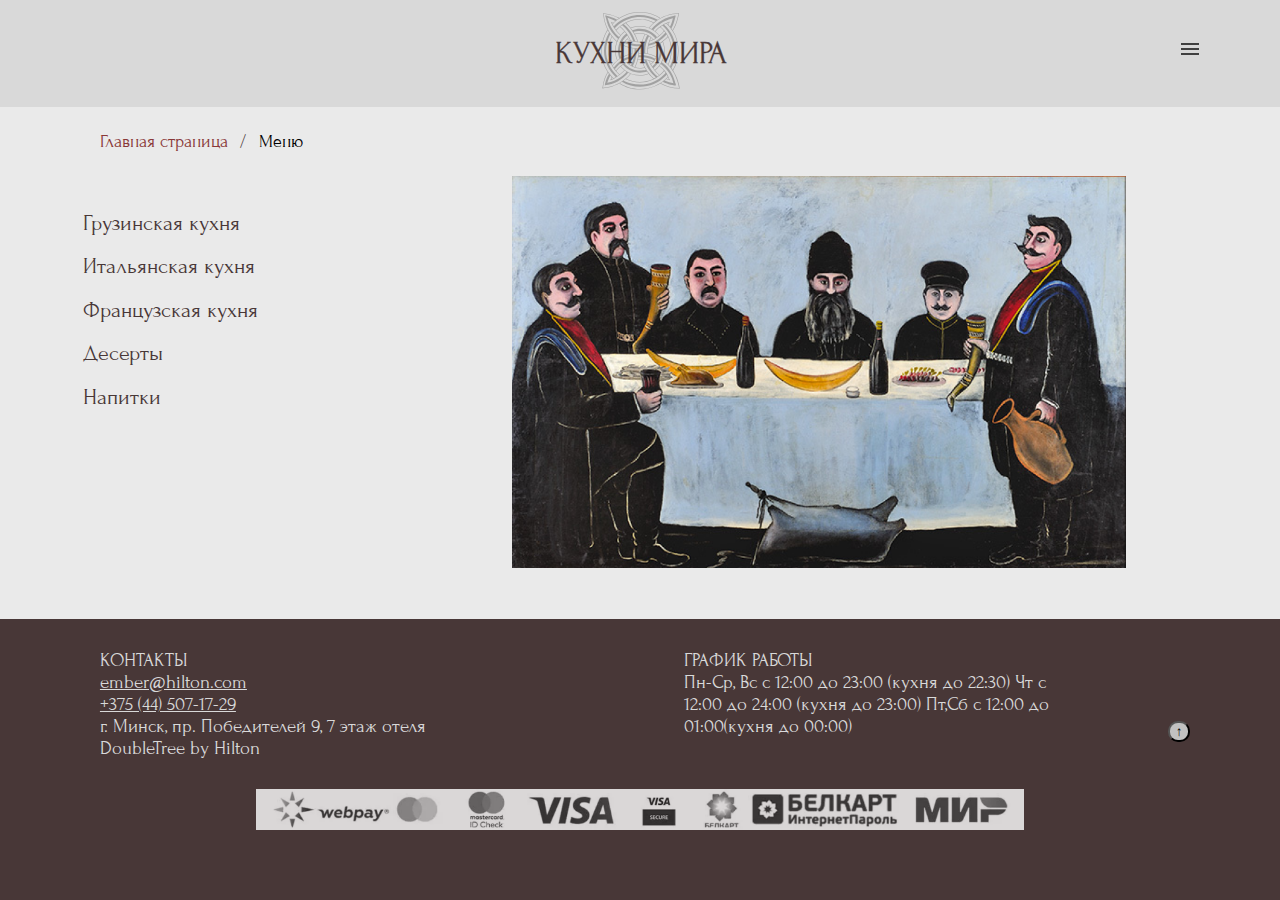
<file: menu.html>
<!DOCTYPE html>
<html lang="en">
<head>
    <meta charset="UTF-8">
    <meta name="viewport" content="width=device-width, initial-scale=1.0">
    <title>Кухни мира</title>
    <link rel="stylesheet" type="text/css" href="css/reset.css">
    <link rel="stylesheet" href="css/styles.css">
    
    <link rel="preconnect" href="https://fonts.googleapis.com">
    <link rel="preconnect" href="https://fonts.gstatic.com" crossorigin>
    <link href="https://fonts.googleapis.com/css2?family=Forum&family=Montserrat:wght@400;700&display=swap"
        rel="stylesheet">
</head>
<body>
    <header>
        <div class="bg">
            <img class="icon" src="img/ornament.svg" alt="icon">
            <div class="title">КУХНИ МИРА</div>
        </div>
        <div class="burger">
            <img class="burgerbtn" src="img/menu.svg" alt="icon">
                <div class="burger-content">
                    <a href="index.html">ГЛАВНАЯ СТРАНИЦА</a>
                    <a href="aboutUs.html">О НАС</a>
                    <a href="menu.html">МЕНЮ</a>
                    <a href="basket.html">КОРЗИНА</a>
                </div>
            </div>
    </header>
    <div class="menu-block">
        <ul class="breadcrumb">
            <li><a href="index.html">Главная страница</a></li>
            <li>Меню</li>
        </ul>
        <div class="menu-list-block">
            <ul class="menu-list">
                <li><a href="menu-georgian.html">Грузинская кухня</a></li>
                <li><a href="menu-italian.html">Итальянская кухня</a></li>
                <li><a href="menu-franch.html">Французская кухня</a></li>
                <li><a href="deserts.html">Десерты</a></li>
                <li><a href="drinks.html">Напитки</a></li>
            </ul>
        </div>
        <div class="menu-img-block">
            <img class="menu-img" src="img/content_kutej 1.png" alt="menu-img">
        </div>    
    </div>
    <footer>
        <button onclick="topFunction()" class="myBtn" title="Go to top">↑</button>
            <div class="contacts">
                <div class="cnt">
                    <ul>
                        <li>
                            <h2 class="cntcts">КОНТАКТЫ</h2></li>
                        <li><a class="to-white" href="mailto:ember@hilton.com">ember@hilton.com</a></li>
                        <li><a class="to-white" href="tel:+375445071729">+375 (44) 507-17-29</a></li>
                        <li><p>г. Минск, пр. Победителей 9, 7 этаж отеля DoubleTree by Hilton</p></li>
                    </ul>
                </div>
                <div class="schedule">
                    <ul>
                        <li><h2 class="schedl">ГРАФИК РАБОТЫ</h2></li>
                        <li><p class="time">Пн-Ср, Вс с 12:00 до 23:00 (кухня до 22:30) Чт с 12:00 до 24:00 (кухня до 23:00) Пт,Сб с 12:00 до 01:00(кухня до 00:00)</p></li>
                    </ul>
                </div>
            </div>
        <img class="logos" src="img/logos.png" alt="logos">
        <script>
         // When the user scrolls down 20px from the top of the document, show the button
        window.onscroll = function () { scrollFunction() };
        function scrollFunction() {
        if (document.body.scrollTop > 20 || document.documentElement.scrollTop > 20) {
        document.getElementById("myBtn").style.display = "block";
        } else 
        {
        document.getElementById("myBtn").style.display = "none"; }
        }
        // When the user clicks on the button, scroll to the top of the document
        function topFunction() {
        document.body.scrollTop = 0; // For Safari
        document.documentElement.scrollTop = 0; // For Chrome, Firefox, IE and Opera
        }
        </script>
    </footer>
</body>
</html>
</file>
<file: css/styles.css>
body {
    font-family: 'Forum', serif;
    margin: 0px;
    padding-top: 0px;
    background: #483737;
}

header {
    background-color: #D9D9D9;
    font-size: 32px;
    display: flex;
    justify-content: space-around;
    position: relative;
    
}

.title {
    position: absolute;
    color: #483737;
    font-style: normal;
    font-weight: 400;
    line-height: normal;
    -webkit-text-stroke-width: 0.3px;
    top: 0;
    margin: 35px 0 0 -45px;
}

.icon {
    position: relative;
    width: 81px;
    height: 81px;
    fill: #48373766;
    margin: 10px 0 10px 0;
    opacity: 25%;
}

.burgerbtn {
    fill: #48373766;
    color: white;
    border: none;
    opacity: 70%;
}

.burger {
    
    position: absolute;
    top: 35px;
    
    left: 93%;
        /* Используем проценты для адаптивности */
        transform: translateX(-50%);
        /* Центрируем бургер относительно его собственной ширины */
        z-index: 2;
}

/* Выпадающее содержимое (скрыто по умолчанию) */
.burger-content {
    display: none;
    position: absolute;
    background-color: #c1c1c1;
    min-width: 160px;
    box-shadow: 0px 8px 16px 0px rgba(37, 25, 27, 0.2);
    z-index: 1;
    right: 0;
}

/* Ссылки внутри выпадающего списка */
.burger-content a {
    color: #483737;
    padding: 12px 16px;
    text-decoration: none;
    display: block;
}

/* Изменение цвета выпадающих ссылок при наведении курсора */
.burger-content a:hover {
    background-color: #ddd;
}

/* Показать выпадающее меню при наведении курсора */
.burger:hover .burger-content {
    display: block;
}

/* Изменение цвета фона кнопки раскрывающегося списка при отображении содержимого раскрывающегося списка */
.burger:hover .burgerbtn {
    background-color: #cdcdcd;
}

.fon{
width: 100%;
height: 100%;
}

.big-icon{
    position: absolute;
    margin-top: 6.5vw;
    width: 25%;
}

.franch{
    background-color: #54633bf5;
    height: 50vw;
}
.title-country-fr{
    display: flex;
    justify-content: center; 
    color: #EAEAEA;
    font-size: 3vw;
    font-style: normal;
    font-weight: 400;
    line-height: normal;
    padding-top: 2vw;
}
.onion-soup{
    padding: 5vw 100px 0 0;
    width: 40%;
    float: right;
    object-fit: cover;
}
.text-fr{
    height: 629px;
    width: 40vw;
    flex-shrink: 0;
    color: #EBEBEB;
    font-size: 2vw;
    font-style: normal;
    font-weight: 400;
    line-height: normal;
    padding: 3vw 0 0 90px;
    text-indent: 40px;
}
.georgian{
    background-color: #D9D9D9;
    height: 48vw;
    
}
.hachapury{
    padding: 5vw 100px 0 0;
    width: 40%;
    float: right;
    object-fit: cover;
}
.text-georg {
    width: 580px;
    height: 629px;
    flex-shrink: 0;
    color: #483737;
    font-size: 2vw;
    font-style: normal;
    font-weight: 400;
    line-height: normal;
    padding: 3vw 0 0 90px;
    text-indent: 40px;
}
.title-country-georg {
    display: flex;
    justify-content: center;
    color: #483737;
    font-size: 3vw;
    font-style: normal;
    font-weight: 400;
    line-height: normal;
    padding-top: 2vw;
}
.italian {
    background-color: #54633bf5;
    height: 47vw;
    overflow: hidden
}

.pasta {
    padding: 5vw 100px 0 0;
    width: 40%;
    float: right;
    object-fit: cover;
}

.text-ital {
    width: 580px;
    height: 629px;
    flex-shrink: 0;
    color: #EBEBEB;
    font-size: 2vw;
    font-style: normal;
    font-weight: 400;
    line-height: normal;
    padding: 6vw 0 0 90px;
    text-indent: 40px;

}

.title-country-ital {
    display: flex;
    justify-content: center;
    color: #EBEBEB;
    font-size: 3vw;
    font-style: normal;
    font-weight: 400;
    line-height: normal;
    padding-top: 2vw;
}
footer{
    background: #483737;
}
.contacts{
    display: flex;
    justify-content: space-around;
    position: relative;
    color: #D9D9D9;
    font-family: Forum;
    font-size: 1.5vw;
    font-style: normal;
    font-weight: 400;
    line-height: normal;
}
.to-white{
    color: #D9D9D9;
}
.cnt{
    width: 30vw;
    margin-top: 30px;
    margin-bottom: 30px;
}
.schedule{
    margin-top: 30px;
    width: 30vw;
}
.logos{
    width: 60%;
    display: block;
    margin: auto;
    padding-bottom: 20px;
}
.main-picture{
    width: 100%;
    opacity: 70%;
}
.start{
    width: 100%;
    height: 45vw;

    display: flex;
    justify-content: space-around;
}
.start-title{
    font-size: 6vw;
    position: absolute;
    color: #EFEFEFF2;
    font-style: normal;
    font-weight: 400;
    line-height: normal;
    -webkit-text-stroke-color: #000000;
    -webkit-text-stroke-width: 2px;
    padding-top: 15vw;
}
.icon2{
    position: relative;
    width: 55%;
    height: 55%;
    padding-top: 5.2vw;
}
.about-us{
    background-color: #E8E8E8;
    height:125vw; 
}

.abt-us{
margin-left: 46vw;

}
.abt-us-title{
    font-size: 2vw;
    color: #483737;
    font-style: normal;
    font-weight: 400;
    line-height: normal;
    padding: 35px 0 30px 0;

}

.history{
    color: #483737;
    font-family: Forum;
    font-size: 1.7vw;
    font-style: normal;
    font-weight: 400;
    line-height: normal;
    width: 52vw;
    height: 403px;
    flex-shrink: 0;
    margin-left: 10vw;

}

.history-picture{
    position: absolute;
    margin: 8vw 0 0 55vw;
}
.picture1{
    width: 110%;
    height: 110%;
}

.history-title{
    padding-bottom: 28px;
}


.image-food{
    width: 70%;
    height: 70%;
    margin: -5vw 0 0 10vw;
}

.element-text{
    
    color: #483737;
    font-family: Forum;
    font-size: 1.7vw;
    font-style: normal;
    font-weight: 400;
    line-height: normal;
    width: 50vw;
    margin-left: 5vw;
    margin-right: 10vw;
}

.container{
        display: flex;
            align-items: center;
            /* Выравнивание по вертикали */
}

.mission-title{
    margin-bottom: 20px;
}

.myBtn{
    float: right;
    margin-right: 7vw;
    margin-top: 8vw;
    border-radius: 10px;
    background-color: #c1c1c1;
}

.our-team{
    color: #483737;
    font-family: Forum;
    font-size: 1.7vw;
    font-style: normal;
    font-weight: 400;
    line-height: normal;
    margin:3vw 10vw 0 10vw;
}
.team-title{
    margin-bottom: 2vw;
}


.mission-uzor {
    position: absolute;
    margin: 17vw 0 0 -6vw;
}

.image-uzor {
    width: 90%;
    height: 90%;
}

.pic-team-block{
    margin: 3vw 0 0 52vw;

}
.image-team{
    width: 90%;
    height: 90%;
}
.menu-block{
    background-color: #EAEAEA;
    height: 40vw;
}


/* Стиль списка хлебных крошек*/
ul.breadcrumb {
    padding: 2vw 0 0 100px;
    list-style: none;
}

/* Отображение элементов списка бок о бок */
ul.breadcrumb li {
    display: inline;
    font-size: 1.4vw;
}

/* Добавить символ косой черты (/) перед/за каждым элементом списка */
ul.breadcrumb li+li:before {
    padding: 8px;
    color: #483737;
    content: "/\00a0";
}

/* Добавить цвет для всех ссылок внутри списка */
ul.breadcrumb li a {
    color: #893838;
    text-decoration: none;
}

/* Добавить цвет на наведении курсора мыши */
ul.breadcrumb li a:hover {
    color: #01447e;
    text-decoration: underline;
}

.menu-list-block{
    margin: 4vw 0 0 6.5vw;
}

.menu-list  {
    font-size: 1.7vw;
    float: left;
    line-height: 2;
    margin-right:7vw;
}

ul.menu-list li a{
    color: #483737;
    text-decoration: none;
}

ul.menu-list li a:hover{
    color: #01447e;
    text-decoration: underline;
}
.menu-img-block{
    margin: -2vw 0 0 40vw;
}
.menu-img{
    width: 80%;
    height: 80%;
}

.menu-fr-block{
    background-color: #EAEAEA;
    height: auto;
}
.menu-fr-blocks{
    display: flex;
    flex-wrap: wrap;
    height: auto;
}

.card {
    /* Add shadows to create the "card" effect */
    box-shadow: 0 4px 8px 0 rgba(0, 0, 0, 0.2);
    transition: 0.3s;
    width: 27vw;
    height: 20vw;
    margin-right: 3vw;
    margin-top: 20px;
    background-color: #EAEAEA;
    border-radius: 20px 20px 0 0;
    margin-top: -20px;
}

/* On mouse-over, add a deeper shadow */
.card:hover {
    box-shadow: 0 8px 16px 0 rgba(0, 0, 0, 0.5);
}

/* Add some padding inside the card container */
.container-tovar {
    padding: 0.2vw 0 0 0;
    height: auto;
    background-color: #cdcdcd;
    border-radius: 0 0 20px 20px;
    font-size: 1.3vw;
}
.image-tovar{
    width: 100%;
    height: 100%;
    border-radius: 20px 20px 0 0;
    
    background-size: cover;
    background-position: center center;
    background-repeat: no-repeat;
}

.card1{
height: 31vw;
}
.title-of-dish{
    text-align: center;
    margin-top: 0.7vw;

}
.order{
    display:flex;
    -webkit-text-stroke-width: 0.5px;
}
.price{
    margin: 0.5vw 3vw 0.2vw 4.6vw;
}

.number-order{
    width: 4vw;
    height: 1.4vw;
    border-radius: 7px;
    margin-top: 0.5vw;
    font-size: 1vw;
}

.gramm{
    margin: 0.5vw 3vw 0.2vw 3vw;

}
.button {
    /* Сбрасываем дефолтные стили */
    border: none;
    outline: none;
    display: inline-block;
    text-align: center;
    text-decoration: none;
    cursor: pointer;
    font-size: 16px;
    /* Можно также использовать любые встроенные и кастомные шрифты, например, отсюда  */
    font-family: 'Forum', serif;
    /* Тут можно поэкспериментировать */
    padding: 12px 16px;
    border-radius: 100px;
    color: #fff;

}

.button{
margin: 1vw 0 1vw 9.3vw;
width: 9vw;
height: 3vw;
font-size: 0.9vw;
}
.button i {
    margin-right: 4px;
}

.button+.button {
    margin-left: 6px;
}

.button.zakaz {
    background: #893838;
}

.button:hover {
    box-shadow: 0 1px 3px rgba(0, 0, 0, 0.2);
}

.button:hover.zakaz {
    background: #5f2727;
}


.button:active {
    box-shadow: inset 0 1px 3px rgba(0, 0, 0, 0.2);
    text-shadow: 0 1px 3px rgba(0, 0, 0, 0.2);
}

.button:active.zakaz {
    background: #483737;
}

.image-tovar1{
    width: 100%;
    height: 100%;
    border-radius: 20px 20px 0 0;
    background-size: cover;
    background-position: center center;
    background-repeat: no-repeat;
    opacity: 85%;
}

.basket-frame{
    background-color: #E8E8E8;
    height: auto;
}
.input-number-title{
    color: #483737;
    font-family: Forum;
    font-size: 2vw;
    font-style: normal;
    font-weight: 400;
    line-height: normal;
    float: left;
    margin-right: 2vw;

}
.form{
    padding: 0 0 3vw 34vw;
}

.text-number{
    border-radius: 7px;
    width: 8vw;
    height: 2vw;
    font-size: 1vw;
}

.basket {
    /* Сбрасываем дефолтные стили */
    border: none;
    outline: none;
    display: inline-block;
    text-align: center;
    text-decoration: none;
    cursor: pointer;
    /* Можно также использовать любые встроенные и кастомные шрифты, например, отсюда  */
    font-family: Roboto, Verdana, Tahoma, sans;
    /* Тут можно поэкспериментировать */
    padding: 12px 16px;
    border-radius: 100px;
    color: #fff;
    width: 12vw;
    height: 3vw;
    font-size: 1vw;
    margin-left: 44vw;
    margin-bottom: 5vw;
}

.basket i {
    margin-right: 4px;
}

.basket.basket {
    background: #893838;
}

.basket:hover {
    box-shadow: 0 1px 3px rgba(0, 0, 0, 0.2);
}

.basket:hover.basket {
    background: #5f2727;
}


.basket:active {
    box-shadow: inset 0 1px 3px rgba(0, 0, 0, 0.2);
    text-shadow: 0 1px 3px rgba(0, 0, 0, 0.2);
}

.basket:active.basket {
    background: #483737;
}

.baskets{
height: 10vw;
background-color: #cccbcb;
margin: 0 6vw 2vw 6vw;
border-radius: 20px;

}
.bask-list{
    margin-left: 60vw;
}

/* Стиль списка хлебных крошек*/
ul.bask-list{
    padding: 1vw 0 0 0;
    list-style: none;
}

/* Отображение элементов списка бок о бок */
ul.bask-list li {
    display: inline;
    font-size: 1.4vw;
}

/* Добавить символ косой черты (/) перед/за каждым элементом списка */
ul.bask-list li+li:before {
    padding: 25px;
    color: #483737;
    content: "/\00a0";
}

.line{
    width: 82vw;
    height: 0.5px;
    background-color: #483737;
}

.order-title{
    color: #483737;
    font-family: Forum;
    font-size: 1.5vw;
    font-style: normal;
    font-weight: 400;
    line-height: normal;
    text-transform: uppercase;
}

.odrer-description{
    margin-top: 0.5vw;
font-size: 1vw;
}

.order-one{
    margin:0 0 0 2.4vw;
    float: left;
}

.aaa{
    display: flex;
margin: 2vw 0vw 0 60vw;
}
.number-order1{
    margin: 0 0 0 4.6vw;
    height: 1.6vw;
}

.del {
    /* Сбрасываем дефолтные стили */
    border: none;
    outline: none;
    display: inline-block;
    text-align: center;
    text-decoration: none;
    cursor: pointer;
    /* Можно также использовать любые встроенные и кастомные шрифты, например, отсюда  */
    font-family: Roboto, Verdana, Tahoma, sans;
    /* Тут можно поэкспериментировать */
    padding: 12px 16px;
    border-radius: 100px;
    color: #fff;
    width: 3vw;
    height: 3vw;
    font-size: 1vw;
    margin-left: 5vw;
    margin-top: -0.6vw;
}

.del i {
    margin-right: 4px;
}

.del.del {
    background: #893838;
}

.del:hover {
    box-shadow: 0 1px 3px rgba(0, 0, 0, 0.2);
}

.del:hover.del {
    background: #5f2727;
}


.del:active {
    box-shadow: inset 0 1px 3px rgba(0, 0, 0, 0.2);
    text-shadow: 0 1px 3px rgba(0, 0, 0, 0.2);
}

.del:active.del {
    background: #483737;
}
</file>
